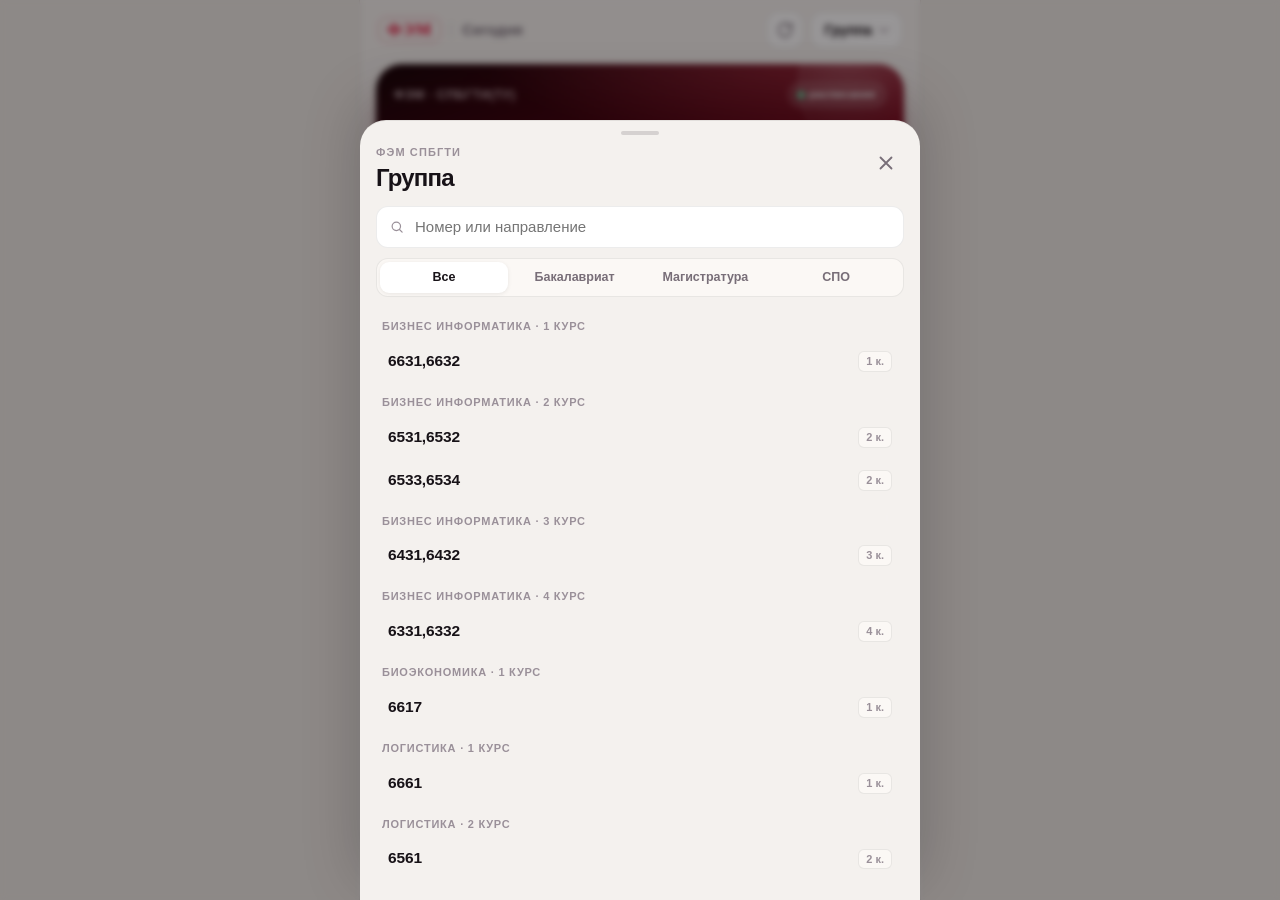
<file: index.html>
<!DOCTYPE html>
<html lang="ru" data-theme="auto">
<head>
<meta charset="utf-8">
<meta name="viewport" content="width=device-width, initial-scale=1, viewport-fit=cover, maximum-scale=1, user-scalable=no">
<meta name="theme-color" content="#1C0408">
<title>ФЭМ · Расписание</title>
<link rel="icon" href="assets/icon-192.png">
<link rel="apple-touch-icon" href="assets/icon-192.png">
<link rel="stylesheet" href="assets/styles.css">
<script src="https://telegram.org/js/telegram-web-app.js"></script>
</head>
<body>

<svg width="0" height="0" style="position:absolute" aria-hidden="true">
  <defs>
    <symbol id="i-today" viewBox="0 0 24 24"><path d="M12 3.2a8.8 8.8 0 1 0 0 17.6 8.8 8.8 0 0 0 0-17.6Z" fill="none" stroke="currentColor" stroke-width="1.7"/><path d="M12 7.6v4.8l3.2 2" fill="none" stroke="currentColor" stroke-width="1.7" stroke-linecap="round"/></symbol>
    <symbol id="i-week" viewBox="0 0 24 24"><rect x="3.2" y="5" width="17.6" height="15" rx="4" fill="none" stroke="currentColor" stroke-width="1.7"/><path d="M3.5 9.6h17M8 3.4v3.2M16 3.4v3.2" fill="none" stroke="currentColor" stroke-width="1.7" stroke-linecap="round"/><circle cx="8.2" cy="13.2" r="1.15" fill="currentColor"/><circle cx="12" cy="13.2" r="1.15" fill="currentColor"/><circle cx="15.8" cy="13.2" r="1.15" fill="currentColor"/><circle cx="8.2" cy="16.6" r="1.15" fill="currentColor"/><circle cx="12" cy="16.6" r="1.15" fill="currentColor"/></symbol>
    <symbol id="i-all" viewBox="0 0 24 24"><rect x="3.2" y="4.6" width="7.2" height="7.2" rx="2.4" fill="none" stroke="currentColor" stroke-width="1.7"/><rect x="13.6" y="4.6" width="7.2" height="7.2" rx="2.4" fill="none" stroke="currentColor" stroke-width="1.7"/><rect x="3.2" y="15" width="7.2" height="5.4" rx="2.2" fill="none" stroke="currentColor" stroke-width="1.7"/><rect x="13.6" y="15" width="7.2" height="5.4" rx="2.2" fill="none" stroke="currentColor" stroke-width="1.7"/></symbol>
    <symbol id="i-more" viewBox="0 0 24 24"><circle cx="5.4" cy="12" r="1.8" fill="currentColor"/><circle cx="12" cy="12" r="1.8" fill="currentColor"/><circle cx="18.6" cy="12" r="1.8" fill="currentColor"/></symbol>
    <symbol id="i-pin" viewBox="0 0 24 24"><path d="M12 21s6.2-5.4 6.2-10.2A6.2 6.2 0 0 0 5.8 10.8C5.8 15.6 12 21 12 21Z" fill="none" stroke="currentColor" stroke-width="1.7" stroke-linejoin="round"/><circle cx="12" cy="10.6" r="2.2" fill="none" stroke="currentColor" stroke-width="1.7"/></symbol>
    <symbol id="i-clock" viewBox="0 0 24 24"><circle cx="12" cy="12" r="8.4" fill="none" stroke="currentColor" stroke-width="1.7"/><path d="M12 7.4v4.9l3.1 1.9" fill="none" stroke="currentColor" stroke-width="1.7" stroke-linecap="round"/></symbol>
    <symbol id="i-person" viewBox="0 0 24 24"><circle cx="12" cy="8.4" r="3.4" fill="none" stroke="currentColor" stroke-width="1.7"/><path d="M5.2 20c.6-3.6 3.3-5.6 6.8-5.6s6.2 2 6.8 5.6" fill="none" stroke="currentColor" stroke-width="1.7" stroke-linecap="round"/></symbol>
    <symbol id="i-search" viewBox="0 0 24 24"><circle cx="11" cy="11" r="6.3" fill="none" stroke="currentColor" stroke-width="1.8"/><path d="m15.7 15.7 4 4" stroke="currentColor" stroke-width="1.8" stroke-linecap="round"/></symbol>
    <symbol id="i-check" viewBox="0 0 24 24"><path d="m5.5 12.4 4.2 4.2 8.8-9" fill="none" stroke="currentColor" stroke-width="2.1" stroke-linecap="round" stroke-linejoin="round"/></symbol>
    <symbol id="i-chevron" viewBox="0 0 24 24"><path d="m9 5.5 6.4 6.5L9 18.5" fill="none" stroke="currentColor" stroke-width="1.9" stroke-linecap="round" stroke-linejoin="round"/></symbol>
    <symbol id="i-refresh" viewBox="0 0 24 24"><path d="M19.2 12a7.2 7.2 0 1 1-2.1-5.1" fill="none" stroke="currentColor" stroke-width="1.8" stroke-linecap="round"/><path d="M19.4 4.6v4.7h-4.7" fill="none" stroke="currentColor" stroke-width="1.8" stroke-linecap="round" stroke-linejoin="round"/></symbol>
    <symbol id="i-bell" viewBox="0 0 24 24"><path d="M6.6 10.2a5.4 5.4 0 0 1 10.8 0c0 4.2 1.7 5.4 1.7 5.4H4.9s1.7-1.2 1.7-5.4Z" fill="none" stroke="currentColor" stroke-width="1.7" stroke-linejoin="round"/><path d="M10 18.6a2.1 2.1 0 0 0 4 0" fill="none" stroke="currentColor" stroke-width="1.7" stroke-linecap="round"/></symbol>
    <symbol id="i-close" viewBox="0 0 24 24"><path d="m6 6 12 12M18 6 6 18" fill="none" stroke="currentColor" stroke-width="2" stroke-linecap="round"/></symbol>
    <symbol id="i-sun" viewBox="0 0 24 24"><circle cx="12" cy="12" r="4.2" fill="none" stroke="currentColor" stroke-width="1.7"/><path d="M12 2.6v2M12 19.4v2M2.6 12h2M19.4 12h2M5.4 5.4l1.4 1.4M17.2 17.2l1.4 1.4M18.6 5.4l-1.4 1.4M6.8 17.2l-1.4 1.4" stroke="currentColor" stroke-width="1.7" stroke-linecap="round"/></symbol>
    <symbol id="i-moon" viewBox="0 0 24 24"><path d="M20 14.4A8.2 8.2 0 0 1 9.6 4 8.4 8.4 0 1 0 20 14.4Z" fill="none" stroke="currentColor" stroke-width="1.7" stroke-linejoin="round"/></symbol>
    <symbol id="i-auto" viewBox="0 0 24 24"><circle cx="12" cy="12" r="8.4" fill="none" stroke="currentColor" stroke-width="1.7"/><path d="M12 3.6v16.8a8.4 8.4 0 0 0 0-16.8Z" fill="currentColor"/></symbol>
    <symbol id="i-telegram" viewBox="0 0 24 24"><path d="M21.2 4.4 2.9 11.5c-.9.3-.9 1.5.1 1.7l4.6 1.2 1.7 5.2c.2.7 1.1.8 1.5.2l2.5-3.3 4.6 3.4c.6.4 1.4.1 1.6-.6l3-12.6c.2-.9-.7-1.6-1.3-1.3Z" fill="currentColor"/></symbol>
  </defs>
</svg>

<div class="app" id="app">

  <header class="topbar" id="topbar">
    <div class="brand">
      <span class="brand-mark">ФЭМ</span>
      <span class="brand-sep"></span>
      <span class="brand-title" id="screenTitle">Сегодня</span>
    </div>
    <div class="topbar-actions">
      <button class="icon-btn" id="refreshBtn" aria-label="Обновить">
        <svg class="ic"><use href="#i-refresh"/></svg>
      </button>
      <button class="group-chip" id="groupChip">
        <span id="groupChipText">Группа</span>
        <svg class="ic ic-sm"><use href="#i-chevron"/></svg>
      </button>
    </div>
  </header>

  <main id="main">

    <!-- ЭКРАН: СЕГОДНЯ -->
    <section class="screen" id="screen-today" data-screen="today">
      <div id="todayBody"></div>
    </section>

    <!-- ЭКРАН: НЕДЕЛЯ -->
    <section class="screen" id="screen-week" data-screen="week" hidden>
      <div class="week-nav">
        <button class="icon-btn ghost" id="weekPrev" aria-label="Предыдущая неделя"><svg class="ic" style="transform:rotate(180deg)"><use href="#i-chevron"/></svg></button>
        <div class="week-title" id="weekTitle">—</div>
        <button class="icon-btn ghost" id="weekNext" aria-label="Следующая неделя"><svg class="ic"><use href="#i-chevron"/></svg></button>
      </div>
      <div class="day-strip" id="dayStrip"></div>
      <div id="weekBody"></div>
    </section>

    <!-- ЭКРАН: ВСЁ -->
    <section class="screen" id="screen-all" data-screen="all" hidden>
      <div class="cal-head">
        <button class="icon-btn ghost" id="calPrev" aria-label="Предыдущий месяц"><svg class="ic" style="transform:rotate(180deg)"><use href="#i-chevron"/></svg></button>
        <div class="cal-title" id="calTitle">—</div>
        <button class="icon-btn ghost" id="calNext" aria-label="Следующий месяц"><svg class="ic"><use href="#i-chevron"/></svg></button>
      </div>
      <div class="calendar card" id="calendar"></div>
      <div id="calBody"></div>
    </section>

    <!-- ЭКРАН: ЕЩЁ -->
    <section class="screen" id="screen-more" data-screen="more" hidden>
      <div id="moreBody"></div>
    </section>

  </main>

  <nav class="tabbar">
    <button class="tab" data-tab="today">
      <svg class="ic"><use href="#i-today"/></svg>
      <span>Сегодня</span>
    </button>
    <button class="tab" data-tab="week">
      <svg class="ic"><use href="#i-week"/></svg>
      <span>Неделя</span>
    </button>
    <button class="tab" data-tab="all">
      <svg class="ic"><use href="#i-all"/></svg>
      <span>Всё</span>
    </button>
    <button class="tab" data-tab="more">
      <svg class="ic"><use href="#i-more"/></svg>
      <span>Ещё</span>
    </button>
  </nav>

  <!-- ШТОРКА: ВЫБОР ГРУППЫ -->
  <div class="sheet" id="picker" hidden>
    <div class="sheet-panel">
      <div class="sheet-head">
        <div>
          <div class="eyebrow">ФЭМ СПбГТИ</div>
          <h2>Группа</h2>
        </div>
        <button class="icon-btn ghost" id="pickerClose" aria-label="Закрыть"><svg class="ic"><use href="#i-close"/></svg></button>
      </div>
      <div class="search">
        <svg class="ic ic-sm"><use href="#i-search"/></svg>
        <input id="groupSearch" type="search" placeholder="Номер или направление" autocomplete="off" spellcheck="false">
      </div>
      <div class="segmented" id="programTabs"></div>
      <div class="group-list" id="groupList"></div>
    </div>
  </div>

  <div class="toast" id="toast" hidden></div>
</div>

<script src="assets/config.js"></script>
<script src="assets/app.js"></script>
</body>
</html>
</file>
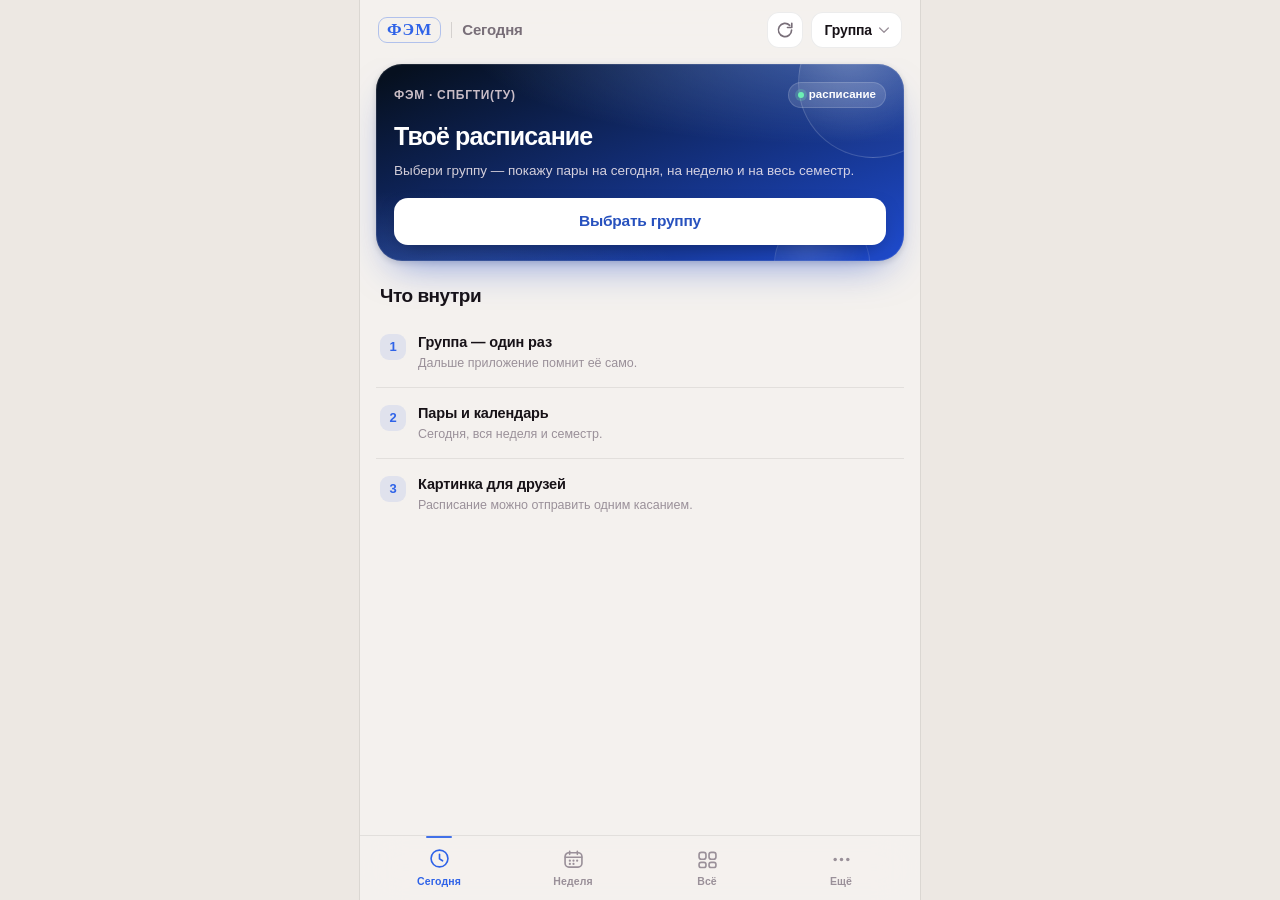
<file: docs/index.html>
<!DOCTYPE html>
<html lang="ru" data-theme="light">
<head>
<meta charset="utf-8">
<meta name="viewport" content="width=device-width, initial-scale=1, viewport-fit=cover, maximum-scale=1, user-scalable=no">
<meta name="theme-color" content="#06101F">
<title>ФЭМ · Расписание</title>
<link rel="icon" href="assets/icon-192.png">
<link rel="apple-touch-icon" href="assets/icon-192.png">
<link rel="stylesheet" href="assets/styles.css">
<script src="https://telegram.org/js/telegram-web-app.js"></script>
</head>
<body>

<div class="splash" id="splash" aria-hidden="true">
  <div class="splash-ring"></div>
  <div class="splash-ring r2"></div>
  <div class="splash-dot" style="left:24%;top:32%;animation-delay:-.4s"></div>
  <div class="splash-dot" style="left:74%;top:26%;animation-delay:-1.1s"></div>
  <div class="splash-dot" style="left:66%;top:72%;animation-delay:-1.8s"></div>
  <div class="splash-dot" style="left:30%;top:70%;animation-delay:-2.3s"></div>
  <div class="splash-inner">
    <div class="splash-badge"><span>ФЭМ</span><i class="sheen"></i></div>
    <div class="splash-word">Расписание</div>
    <div class="splash-line"><i></i></div>
    <div class="splash-sub">СПбГТИ · Технологический институт</div>
  </div>
</div>

<svg width="0" height="0" style="position:absolute" aria-hidden="true">
  <defs>
    <symbol id="i-today" viewBox="0 0 24 24"><path d="M12 3.2a8.8 8.8 0 1 0 0 17.6 8.8 8.8 0 0 0 0-17.6Z" fill="none" stroke="currentColor" stroke-width="1.7"/><path d="M12 7.6v4.8l3.2 2" fill="none" stroke="currentColor" stroke-width="1.7" stroke-linecap="round"/></symbol>
    <symbol id="i-week" viewBox="0 0 24 24"><rect x="3.2" y="5" width="17.6" height="15" rx="4" fill="none" stroke="currentColor" stroke-width="1.7"/><path d="M3.5 9.6h17M8 3.4v3.2M16 3.4v3.2" fill="none" stroke="currentColor" stroke-width="1.7" stroke-linecap="round"/><circle cx="8.2" cy="13.2" r="1.15" fill="currentColor"/><circle cx="12" cy="13.2" r="1.15" fill="currentColor"/><circle cx="15.8" cy="13.2" r="1.15" fill="currentColor"/><circle cx="8.2" cy="16.6" r="1.15" fill="currentColor"/><circle cx="12" cy="16.6" r="1.15" fill="currentColor"/></symbol>
    <symbol id="i-all" viewBox="0 0 24 24"><rect x="3.2" y="4.6" width="7.2" height="7.2" rx="2.4" fill="none" stroke="currentColor" stroke-width="1.7"/><rect x="13.6" y="4.6" width="7.2" height="7.2" rx="2.4" fill="none" stroke="currentColor" stroke-width="1.7"/><rect x="3.2" y="15" width="7.2" height="5.4" rx="2.2" fill="none" stroke="currentColor" stroke-width="1.7"/><rect x="13.6" y="15" width="7.2" height="5.4" rx="2.2" fill="none" stroke="currentColor" stroke-width="1.7"/></symbol>
    <symbol id="i-more" viewBox="0 0 24 24"><circle cx="5.4" cy="12" r="1.8" fill="currentColor"/><circle cx="12" cy="12" r="1.8" fill="currentColor"/><circle cx="18.6" cy="12" r="1.8" fill="currentColor"/></symbol>
    <symbol id="i-pin" viewBox="0 0 24 24"><path d="M12 21s6.2-5.4 6.2-10.2A6.2 6.2 0 0 0 5.8 10.8C5.8 15.6 12 21 12 21Z" fill="none" stroke="currentColor" stroke-width="1.7" stroke-linejoin="round"/><circle cx="12" cy="10.6" r="2.2" fill="none" stroke="currentColor" stroke-width="1.7"/></symbol>
    <symbol id="i-clock" viewBox="0 0 24 24"><circle cx="12" cy="12" r="8.4" fill="none" stroke="currentColor" stroke-width="1.7"/><path d="M12 7.4v4.9l3.1 1.9" fill="none" stroke="currentColor" stroke-width="1.7" stroke-linecap="round"/></symbol>
    <symbol id="i-person" viewBox="0 0 24 24"><circle cx="12" cy="8.4" r="3.4" fill="none" stroke="currentColor" stroke-width="1.7"/><path d="M5.2 20c.6-3.6 3.3-5.6 6.8-5.6s6.2 2 6.8 5.6" fill="none" stroke="currentColor" stroke-width="1.7" stroke-linecap="round"/></symbol>
    <symbol id="i-search" viewBox="0 0 24 24"><circle cx="11" cy="11" r="6.3" fill="none" stroke="currentColor" stroke-width="1.8"/><path d="m15.7 15.7 4 4" stroke="currentColor" stroke-width="1.8" stroke-linecap="round"/></symbol>
    <symbol id="i-check" viewBox="0 0 24 24"><path d="m5.5 12.4 4.2 4.2 8.8-9" fill="none" stroke="currentColor" stroke-width="2.1" stroke-linecap="round" stroke-linejoin="round"/></symbol>
    <symbol id="i-chevron" viewBox="0 0 24 24"><path d="m9 5.5 6.4 6.5L9 18.5" fill="none" stroke="currentColor" stroke-width="1.9" stroke-linecap="round" stroke-linejoin="round"/></symbol>
    <symbol id="i-refresh" viewBox="0 0 24 24"><path d="M19.2 12a7.2 7.2 0 1 1-2.1-5.1" fill="none" stroke="currentColor" stroke-width="1.8" stroke-linecap="round"/><path d="M19.4 4.6v4.7h-4.7" fill="none" stroke="currentColor" stroke-width="1.8" stroke-linecap="round" stroke-linejoin="round"/></symbol>
    <symbol id="i-bell" viewBox="0 0 24 24"><path d="M6.6 10.2a5.4 5.4 0 0 1 10.8 0c0 4.2 1.7 5.4 1.7 5.4H4.9s1.7-1.2 1.7-5.4Z" fill="none" stroke="currentColor" stroke-width="1.7" stroke-linejoin="round"/><path d="M10 18.6a2.1 2.1 0 0 0 4 0" fill="none" stroke="currentColor" stroke-width="1.7" stroke-linecap="round"/></symbol>
    <symbol id="i-close" viewBox="0 0 24 24"><path d="m6 6 12 12M18 6 6 18" fill="none" stroke="currentColor" stroke-width="2" stroke-linecap="round"/></symbol>
    <symbol id="i-sun" viewBox="0 0 24 24"><circle cx="12" cy="12" r="4.2" fill="none" stroke="currentColor" stroke-width="1.7"/><path d="M12 2.6v2M12 19.4v2M2.6 12h2M19.4 12h2M5.4 5.4l1.4 1.4M17.2 17.2l1.4 1.4M18.6 5.4l-1.4 1.4M6.8 17.2l-1.4 1.4" stroke="currentColor" stroke-width="1.7" stroke-linecap="round"/></symbol>
    <symbol id="i-moon" viewBox="0 0 24 24"><path d="M20 14.4A8.2 8.2 0 0 1 9.6 4 8.4 8.4 0 1 0 20 14.4Z" fill="none" stroke="currentColor" stroke-width="1.7" stroke-linejoin="round"/></symbol>
    <symbol id="i-auto" viewBox="0 0 24 24"><circle cx="12" cy="12" r="8.4" fill="none" stroke="currentColor" stroke-width="1.7"/><path d="M12 3.6v16.8a8.4 8.4 0 0 0 0-16.8Z" fill="currentColor"/></symbol>
    <symbol id="i-share" viewBox="0 0 24 24"><path d="M12 15.5v-11m0 0L8.4 8.1M12 4.5l3.6 3.6" fill="none" stroke="currentColor" stroke-width="1.8" stroke-linecap="round" stroke-linejoin="round"/><path d="M5.6 12.6v5.1c0 1 .8 1.8 1.8 1.8h9.2c1 0 1.8-.8 1.8-1.8v-5.1" fill="none" stroke="currentColor" stroke-width="1.8" stroke-linecap="round"/></symbol>
    <symbol id="i-telegram" viewBox="0 0 24 24"><path d="M21.2 4.4 2.9 11.5c-.9.3-.9 1.5.1 1.7l4.6 1.2 1.7 5.2c.2.7 1.1.8 1.5.2l2.5-3.3 4.6 3.4c.6.4 1.4.1 1.6-.6l3-12.6c.2-.9-.7-1.6-1.3-1.3Z" fill="currentColor"/></symbol>
  </defs>
</svg>

<div class="app" id="app">

  <header class="topbar" id="topbar">
    <div class="brand">
      <span class="brand-mark">ФЭМ</span>
      <span class="brand-sep"></span>
      <span class="brand-title" id="screenTitle">Сегодня</span>
    </div>
    <div class="topbar-actions">
      <button class="icon-btn" id="refreshBtn" aria-label="Обновить">
        <svg class="ic"><use href="#i-refresh"/></svg>
      </button>
      <button class="group-chip" id="groupChip">
        <span id="groupChipText">Группа</span>
        <svg class="ic ic-sm"><use href="#i-chevron"/></svg>
      </button>
    </div>
  </header>

  <main id="main">

    <!-- ЭКРАН: СЕГОДНЯ -->
    <section class="screen" id="screen-today" data-screen="today">
      <div id="todayBody"></div>
    </section>

    <!-- ЭКРАН: НЕДЕЛЯ -->
    <section class="screen" id="screen-week" data-screen="week" hidden>
      <div class="week-nav">
        <button class="icon-btn ghost" id="weekPrev" aria-label="Предыдущая неделя"><svg class="ic" style="transform:rotate(180deg)"><use href="#i-chevron"/></svg></button>
        <div class="week-title" id="weekTitle">—</div>
        <button class="icon-btn ghost" id="weekNext" aria-label="Следующая неделя"><svg class="ic"><use href="#i-chevron"/></svg></button>
      </div>
      <div class="day-strip" id="dayStrip"></div>
      <div id="weekBody"></div>
    </section>

    <!-- ЭКРАН: ВСЁ -->
    <section class="screen" id="screen-all" data-screen="all" hidden>
      <div class="cal-head">
        <button class="icon-btn ghost" id="calPrev" aria-label="Предыдущий месяц"><svg class="ic" style="transform:rotate(180deg)"><use href="#i-chevron"/></svg></button>
        <div class="cal-title" id="calTitle">—</div>
        <button class="icon-btn ghost" id="calNext" aria-label="Следующий месяц"><svg class="ic"><use href="#i-chevron"/></svg></button>
      </div>
      <div class="calendar card" id="calendar"></div>
      <div id="calBody"></div>
    </section>

    <!-- ЭКРАН: ЕЩЁ -->
    <section class="screen" id="screen-more" data-screen="more" hidden>
      <div id="moreBody"></div>
    </section>

  </main>

  <nav class="tabbar">
    <button class="tab" data-tab="today">
      <svg class="ic"><use href="#i-today"/></svg>
      <span>Сегодня</span>
    </button>
    <button class="tab" data-tab="week">
      <svg class="ic"><use href="#i-week"/></svg>
      <span>Неделя</span>
    </button>
    <button class="tab" data-tab="all">
      <svg class="ic"><use href="#i-all"/></svg>
      <span>Всё</span>
    </button>
    <button class="tab" data-tab="more">
      <svg class="ic"><use href="#i-more"/></svg>
      <span>Ещё</span>
    </button>
  </nav>

  <!-- ШТОРКА: ВЫБОР ГРУППЫ -->
  <div class="sheet" id="picker" hidden>
    <div class="sheet-panel">
      <div class="sheet-head">
        <div>
          <div class="eyebrow">ФЭМ СПбГТИ</div>
          <h2>Группа</h2>
        </div>
        <button class="icon-btn ghost" id="pickerClose" aria-label="Закрыть"><svg class="ic"><use href="#i-close"/></svg></button>
      </div>
      <div class="search">
        <svg class="ic ic-sm"><use href="#i-search"/></svg>
        <input id="groupSearch" type="search" placeholder="Номер или направление" autocomplete="off" spellcheck="false">
      </div>
      <div class="segmented" id="programTabs"></div>
      <div class="group-list" id="groupList"></div>
    </div>
  </div>

  <div class="share-sheet" id="shareSheet" hidden>
    <div class="share-panel">
      <div class="share-panel-head">
        <div>
          <div class="eyebrow" id="shareEyebrow">Расписание</div>
          <h2>Поделиться</h2>
        </div>
        <button class="icon-btn ghost" id="shareClose" aria-label="Закрыть"><svg class="ic"><use href="#i-close"/></svg></button>
      </div>
      <div class="share-preview"><img id="shareImage" alt="Расписание"></div>
      <div class="share-actions">
        <button class="share-primary" id="shareSend">
          <svg class="ic ic-sm"><use href="#i-telegram"/></svg>
          Отправить в чат
        </button>
        <a class="share-secondary" id="shareDownload" download="schedule.png">
          <svg class="ic ic-sm"><use href="#i-share"/></svg>
          Скачать
        </a>
      </div>
      <p class="share-hint">Картинку можно переслать в любой чат — в ней всё расписание.</p>
    </div>
  </div>

  <div class="toast" id="toast" hidden></div>
</div>

<script src="assets/config.js"></script>
<script src="assets/qr.js"></script>
<script src="assets/app.js"></script>
</body>
</html>
</file>
<file: assets/styles.css>
/* ============================================================
   ФЭМ · Расписание — Telegram Mini App
   Светлая/тёмная тема, фирменный бордовый градиент.
   ============================================================ */

:root {
  --accent: #E4002B;
  --accent-2: #FF6B7F;
  --hero-a: #1C0408;
  --hero-b: #B3001F;

  --bg: #F4F1EE;
  --bg-2: #EDE8E3;
  --card: #FFFFFF;
  --card-2: #FBF8F5;
  --text: #171217;
  --muted: #786E78;
  --muted-2: #9A9099;
  --hair: rgba(23, 18, 23, .08);
  --hair-strong: rgba(23, 18, 23, .14);
  --shadow: 0 10px 30px rgba(52, 28, 20, .07), 0 1px 2px rgba(52, 28, 20, .05);

  --green: #1F9D6B;
  --blue: #2F63E8;
  --violet: #7457F5;
  --gold: #C08A2A;

  --r-xl: 26px;
  --r-lg: 22px;
  --r-md: 16px;
  --r-sm: 12px;

  --safe-top: env(safe-area-inset-top, 0px);
  --safe-bot: env(safe-area-inset-bottom, 0px);
  --tab-h: 62px;

  --font: -apple-system, BlinkMacSystemFont, "SF Pro Text", "Segoe UI", Roboto, "Helvetica Neue", Arial, sans-serif;
}

[data-theme="dark"] {
  --bg: #0A090C;
  --bg-2: #121017;
  --card: #17141C;
  --card-2: #1D1922;
  --text: #F6F1F2;
  --muted: #A79DA6;
  --muted-2: #7C737D;
  --hair: rgba(255, 255, 255, .08);
  --hair-strong: rgba(255, 255, 255, .14);
  --shadow: 0 12px 34px rgba(0, 0, 0, .45), 0 1px 2px rgba(0, 0, 0, .3);
  --green: #41C98D;
  --blue: #6C93FF;
  --violet: #A18CFF;
  --gold: #E7B45C;
}

@media (prefers-color-scheme: dark) {
  [data-theme="auto"] {
    --bg: #0A090C;
    --bg-2: #121017;
    --card: #17141C;
    --card-2: #1D1922;
    --text: #F6F1F2;
    --muted: #A79DA6;
    --muted-2: #7C737D;
    --hair: rgba(255, 255, 255, .08);
    --hair-strong: rgba(255, 255, 255, .14);
    --shadow: 0 12px 34px rgba(0, 0, 0, .45), 0 1px 2px rgba(0, 0, 0, .3);
    --green: #41C98D;
    --blue: #6C93FF;
    --violet: #A18CFF;
    --gold: #E7B45C;
  }
}

* { box-sizing: border-box; -webkit-tap-highlight-color: transparent; }

html, body {
  margin: 0;
  padding: 0;
  height: 100%;
  background: var(--bg);
}

body {
  font-family: var(--font);
  color: var(--text);
  font-size: 16px;
  line-height: 1.35;
  -webkit-font-smoothing: antialiased;
  overscroll-behavior-y: none;
  user-select: none;
}

button { font: inherit; color: inherit; background: none; border: 0; padding: 0; cursor: pointer; }
input { font: inherit; color: inherit; }

.ic { width: 22px; height: 22px; display: block; flex: none; }
.ic-sm { width: 16px; height: 16px; }

.app {
  max-width: 560px;
  margin: 0 auto;
  min-height: 100%;
  position: relative;
  background: var(--bg);
  overflow-x: clip;
}

/* ---------- Верхняя панель ---------- */

.topbar {
  position: sticky;
  top: 0;
  z-index: 30;
  display: flex;
  align-items: center;
  justify-content: space-between;
  gap: 10px;
  padding: calc(var(--safe-top) + 12px) 18px 10px;
  background: color-mix(in srgb, var(--bg) 86%, transparent);
  backdrop-filter: saturate(180%) blur(18px);
  -webkit-backdrop-filter: saturate(180%) blur(18px);
  transition: background .25s ease;
}

.topbar.over-hero {
  background: transparent;
  color: #fff;
  backdrop-filter: none;
  -webkit-backdrop-filter: none;
}

.brand { display: flex; align-items: center; gap: 10px; min-width: 0; }

.brand-mark {
  font-family: "New York", "Iowan Old Style", "Palatino", Georgia, serif;
  font-weight: 700;
  font-size: 17px;
  letter-spacing: .06em;
  color: var(--accent);
  padding: 3px 8px 4px;
  border: 1px solid color-mix(in srgb, var(--accent) 34%, transparent);
  border-radius: 9px;
  line-height: 1;
}

.topbar.over-hero .brand-mark {
  color: #FFE3E7;
  border-color: rgba(255, 227, 231, .34);
}

.brand-sep { width: 1px; height: 16px; background: var(--hair-strong); }
.topbar.over-hero .brand-sep { background: rgba(255, 255, 255, .22); }

.brand-title {
  font-size: 15px;
  font-weight: 600;
  letter-spacing: -.01em;
  color: var(--muted);
  white-space: nowrap;
  overflow: hidden;
  text-overflow: ellipsis;
}
.topbar.over-hero .brand-title { color: rgba(255, 241, 243, .72); }

.topbar-actions { display: flex; align-items: center; gap: 8px; }

.icon-btn {
  width: 36px; height: 36px;
  display: grid; place-items: center;
  border-radius: 12px;
  background: var(--card);
  border: 1px solid var(--hair);
  color: var(--muted);
  transition: transform .12s ease, background .2s ease;
}
.icon-btn:active { transform: scale(.92); }
.icon-btn.ghost { background: transparent; border-color: transparent; }

.topbar.over-hero .icon-btn {
  background: rgba(255, 255, 255, .12);
  border-color: rgba(255, 255, 255, .16);
  color: #fff;
}

.group-chip {
  display: inline-flex;
  align-items: center;
  gap: 4px;
  height: 36px;
  padding: 0 9px 0 13px;
  border-radius: 12px;
  background: var(--card);
  border: 1px solid var(--hair);
  font-weight: 650;
  font-size: 14px;
  letter-spacing: -.01em;
  transition: transform .12s ease;
}
.group-chip:active { transform: scale(.95); }
.group-chip .ic { color: var(--muted-2); transform: rotate(90deg); }

.topbar.over-hero .group-chip {
  background: rgba(255, 255, 255, .12);
  border-color: rgba(255, 255, 255, .18);
  color: #fff;
}
.topbar.over-hero .group-chip .ic { color: rgba(255, 255, 255, .6); }

/* ---------- Контент ---------- */

main {
  padding: 4px 16px calc(var(--tab-h) + var(--safe-bot) + 28px);
}

.screen { animation: screen-in .26s cubic-bezier(.2,.7,.3,1); }
@keyframes screen-in { from { opacity: 0; transform: translateY(6px); } to { opacity: 1; transform: none; } }

.card {
  background: var(--card);
  border-radius: var(--r-lg);
  border: 1px solid var(--hair);
  box-shadow: var(--shadow);
}

.eyebrow {
  font-size: 11px;
  font-weight: 700;
  letter-spacing: .1em;
  text-transform: uppercase;
  color: var(--muted-2);
}

.section-title {
  display: flex;
  align-items: baseline;
  justify-content: space-between;
  margin: 22px 4px 10px;
}
.section-title h2 {
  margin: 0;
  font-size: 19px;
  font-weight: 750;
  letter-spacing: -.025em;
}
.section-title span { font-size: 13px; color: var(--muted-2); font-variant-numeric: tabular-nums; }

/* ---------- HERO ---------- */

.hero {
  position: relative;
  border-radius: var(--r-xl);
  padding: 18px 18px 16px;
  color: #fff;
  overflow: hidden;
  background:
    radial-gradient(120% 90% at 85% -10%, rgba(255, 107, 127, .38) 0%, rgba(255, 107, 127, 0) 55%),
    radial-gradient(80% 70% at 8% 108%, rgba(255, 138, 110, .18) 0%, rgba(255, 138, 110, 0) 60%),
    linear-gradient(158deg, var(--hero-a) 4%, var(--hero-b) 96%);
  box-shadow: 0 18px 40px -18px color-mix(in srgb, var(--hero-b) 60%, transparent), 0 2px 6px rgba(0,0,0,.14);
  margin-top: 2px;
  isolation: isolate;
}

.hero::after {
  content: "";
  position: absolute;
  inset: 0;
  border-radius: inherit;
  border: 1px solid rgba(255, 255, 255, .1);
  pointer-events: none;
}

.bubble {
  position: absolute;
  border-radius: 50%;
  pointer-events: none;
  z-index: 0;
  animation: drift 14s ease-in-out infinite alternate;
}
.bubble.b1 {
  width: 150px; height: 150px; right: -44px; top: -56px;
  background: radial-gradient(circle at 34% 30%, rgba(255,255,255,.22), rgba(255,255,255,.02) 62%);
  border: 1px solid rgba(255,255,255,.16);
  filter: blur(.2px);
}
.bubble.b2 {
  width: 96px; height: 96px; right: 34px; bottom: -50px;
  background: radial-gradient(circle at 34% 30%, rgba(255,255,255,.13), rgba(255,255,255,0) 66%);
  border: 1px solid rgba(255,255,255,.12);
  animation-delay: -5s;
}
@keyframes drift {
  from { transform: translate3d(0, -5px, 0) scale(1); }
  to   { transform: translate3d(-7px, 7px, 0) scale(1.045); }
}

.hero-top {
  position: relative;
  display: flex;
  align-items: center;
  justify-content: space-between;
  gap: 8px;
  margin-bottom: 14px;
}
.hero-date {
  font-size: 12px;
  font-weight: 650;
  letter-spacing: .06em;
  text-transform: uppercase;
  color: rgba(255, 236, 239, .78);
}
.hero-state {
  display: inline-flex;
  align-items: center;
  gap: 5px;
  font-size: 11.5px;
  font-weight: 650;
  padding: 4px 9px;
  border-radius: 999px;
  background: rgba(255, 255, 255, .13);
  border: 1px solid rgba(255, 255, 255, .15);
  color: #fff;
  white-space: nowrap;
}
.hero-state .dot {
  width: 6px; height: 6px; border-radius: 50%;
  background: #6CF0B4;
  box-shadow: 0 0 0 3px rgba(108, 240, 180, .22);
}
.hero-state.is-next .dot { background: #FFD9A0; box-shadow: 0 0 0 3px rgba(255, 217, 160, .2); }
.hero-state.is-free .dot { background: rgba(255,255,255,.6); box-shadow: none; }

.hero-subject {
  position: relative;
  margin: 0 0 12px;
  font-size: 25px;
  line-height: 1.14;
  font-weight: 750;
  letter-spacing: -.035em;
  text-wrap: balance;
}
.hero-subject.small { font-size: 20px; }

.hero-meta {
  position: relative;
  display: flex;
  flex-wrap: wrap;
  gap: 6px 14px;
  font-size: 13.5px;
  color: rgba(255, 244, 246, .82);
  font-variant-numeric: tabular-nums;
}
.hero-meta b { color: #fff; font-weight: 650; }
.hero-meta .m { display: inline-flex; align-items: center; gap: 5px; }
.hero-meta .ic { width: 15px; height: 15px; opacity: .72; }

.hero-progress {
  position: relative;
  height: 5px;
  margin: 15px 0 8px;
  border-radius: 999px;
  background: rgba(255, 255, 255, .16);
  overflow: hidden;
}
.hero-progress i {
  display: block;
  height: 100%;
  border-radius: inherit;
  background: linear-gradient(90deg, #FFD08A, #FFF3E2);
  transition: width .6s cubic-bezier(.2,.7,.3,1);
}

.hero-foot {
  position: relative;
  display: flex;
  justify-content: space-between;
  align-items: center;
  font-size: 12px;
  color: rgba(255, 244, 246, .68);
  font-variant-numeric: tabular-nums;
}

.hero-empty {
  position: relative;
  padding: 6px 0 4px;
}
.hero-empty h1 {
  margin: 0 0 6px;
  font-size: 25px;
  letter-spacing: -.035em;
}
.hero-empty p {
  margin: 0;
  font-size: 14px;
  color: rgba(255, 244, 246, .74);
  max-width: 34ch;
}

/* ---------- Таймлайн «Сегодня» ---------- */

.day-list { margin-top: 4px; }

.lesson {
  position: relative;
  display: grid;
  grid-template-columns: 54px 1fr;
  gap: 12px;
  padding: 0;
}

.rail { position: relative; padding-top: 16px; }
.rail time {
  display: block;
  font-size: 13px;
  font-weight: 700;
  letter-spacing: -.01em;
  font-variant-numeric: tabular-nums;
  color: var(--text);
}
.rail em {
  display: block;
  font-style: normal;
  font-size: 11.5px;
  color: var(--muted-2);
  font-variant-numeric: tabular-nums;
  margin-top: 1px;
}
.rail::after {
  content: "";
  position: absolute;
  left: 50%;
  top: 46px;
  bottom: -14px;
  width: 2px;
  border-radius: 2px;
  background: var(--hair);
  transform: translateX(-50%);
}
.lesson:last-child .rail::after { display: none; }

.lesson-body {
  position: relative;
  margin-bottom: 10px;
  padding: 14px 14px 13px;
  border-radius: var(--r-md);
  background: var(--card);
  border: 1px solid var(--hair);
  box-shadow: 0 4px 16px rgba(52, 28, 20, .04);
  transition: transform .14s ease, opacity .2s ease;
}
[data-theme="dark"] .lesson-body { box-shadow: none; }
.lesson-body:active { transform: scale(.985); }

.lesson.now .lesson-body {
  border-color: color-mix(in srgb, var(--accent) 40%, transparent);
  box-shadow: 0 8px 26px -12px color-mix(in srgb, var(--accent) 46%, transparent);
}
.lesson.past .lesson-body { opacity: .52; }

.lesson-subject {
  font-size: 16.5px;
  font-weight: 700;
  letter-spacing: -.02em;
  line-height: 1.25;
  margin: 0 26px 7px 0;
}
.lesson-meta {
  display: flex;
  flex-wrap: wrap;
  align-items: center;
  gap: 6px 10px;
  font-size: 12.5px;
  color: var(--muted);
}
.lesson-meta .m { display: inline-flex; align-items: center; gap: 4px; }
.lesson-meta .ic { width: 14px; height: 14px; opacity: .65; }

.badge {
  display: inline-flex;
  align-items: center;
  height: 20px;
  padding: 0 7px;
  border-radius: 7px;
  font-size: 10.5px;
  font-weight: 750;
  letter-spacing: .045em;
  text-transform: uppercase;
  background: color-mix(in srgb, var(--tint, var(--accent)) 12%, transparent);
  color: var(--tint, var(--accent));
}
.badge.lec { --tint: var(--blue); }
.badge.prac { --tint: var(--green); }
.badge.lab { --tint: var(--violet); }
.badge.exam { --tint: var(--gold); }
.badge.other { --tint: var(--muted); }

.lesson-flag {
  position: absolute;
  top: 13px;
  right: 12px;
  font-size: 10px;
  font-weight: 750;
  letter-spacing: .06em;
  text-transform: uppercase;
  color: var(--accent);
}

/* пустые состояния */
.empty {
  margin: 18px 0;
  padding: 30px 22px;
  text-align: center;
  border-radius: var(--r-lg);
  border: 1px dashed var(--hair-strong);
  color: var(--muted);
  background: color-mix(in srgb, var(--card) 55%, transparent);
}
.empty .big { font-size: 34px; line-height: 1; margin-bottom: 10px; }
.empty h3 { margin: 0 0 6px; font-size: 17px; color: var(--text); letter-spacing: -.02em; }
.empty p { margin: 0 auto; font-size: 13.5px; line-height: 1.45; max-width: 30ch; }
.empty button {
  margin-top: 14px;
  padding: 10px 16px;
  border-radius: 12px;
  background: var(--accent);
  color: #fff;
  font-weight: 650;
  font-size: 14px;
}

/* ---------- Неделя ---------- */

.week-nav {
  display: flex;
  align-items: center;
  justify-content: space-between;
  gap: 8px;
  margin: 2px 0 10px;
}
.week-title {
  font-size: 15px;
  font-weight: 700;
  letter-spacing: -.015em;
  font-variant-numeric: tabular-nums;
}

.day-strip {
  display: grid;
  grid-template-columns: repeat(7, 1fr);
  gap: 4px;
  padding: 6px;
  border-radius: 18px;
  background: var(--card);
  border: 1px solid var(--hair);
  margin-bottom: 16px;
}
.day-pill {
  display: flex;
  flex-direction: column;
  align-items: center;
  gap: 2px;
  padding: 7px 0 6px;
  border-radius: 12px;
  transition: background .18s ease, color .18s ease;
}
.day-pill .wd { font-size: 10px; font-weight: 700; letter-spacing: .04em; color: var(--muted-2); text-transform: uppercase; }
.day-pill .dn { font-size: 16px; font-weight: 700; letter-spacing: -.02em; font-variant-numeric: tabular-nums; }
.day-pill .dot { width: 4px; height: 4px; border-radius: 50%; background: var(--accent); opacity: .0; }
.day-pill.has .dot { opacity: .55; }
.day-pill.today { background: color-mix(in srgb, var(--accent) 10%, transparent); }
.day-pill.today .dn { color: var(--accent); }
.day-pill.today .dot { opacity: 1; }
.day-pill.sel { background: var(--accent); color: #fff; }
.day-pill.sel .wd, .day-pill.sel .dn { color: #fff; }
.day-pill.sel .dot { background: #fff; opacity: 1; }
.day-pill.off .dn { color: var(--muted-2); }

.week-day { margin-bottom: 14px; }
.week-day-head {
  display: flex;
  align-items: baseline;
  justify-content: space-between;
  padding: 0 4px 8px;
}
.week-day-head h3 {
  margin: 0;
  font-size: 15px;
  font-weight: 700;
  letter-spacing: -.02em;
}
.week-day-head h3 .num { color: var(--muted-2); font-weight: 600; }
.week-day-head .cnt { font-size: 12px; color: var(--muted-2); font-variant-numeric: tabular-nums; }
.week-day.today .week-day-head h3 { color: var(--accent); }

.compact {
  border-radius: var(--r-md);
  background: var(--card);
  border: 1px solid var(--hair);
  overflow: hidden;
}
.crow {
  display: grid;
  grid-template-columns: 48px 1fr auto;
  gap: 10px;
  align-items: center;
  padding: 11px 13px;
  border-bottom: 1px solid var(--hair);
}
.crow:last-child { border-bottom: 0; }
.crow .ct {
  font-size: 12px;
  font-weight: 700;
  font-variant-numeric: tabular-nums;
  color: var(--muted);
}
.crow .cs {
  font-size: 14.5px;
  font-weight: 600;
  letter-spacing: -.015em;
  line-height: 1.25;
}
.crow .cd {
  font-size: 11.5px;
  color: var(--muted-2);
  margin-top: 2px;
  font-variant-numeric: tabular-nums;
}
.crow .badge { align-self: start; margin-top: 1px; }

.day-free {
  padding: 15px 14px;
  border-radius: var(--r-md);
  background: color-mix(in srgb, var(--card) 60%, transparent);
  border: 1px dashed var(--hair-strong);
  color: var(--muted-2);
  font-size: 13.5px;
  text-align: center;
}

/* ---------- Календарь ---------- */

.cal-head {
  display: flex;
  align-items: center;
  justify-content: space-between;
  margin: 2px 0 10px;
}
.cal-title { font-size: 17px; font-weight: 750; letter-spacing: -.02em; text-transform: capitalize; }

.calendar { padding: 12px 10px 14px; margin-bottom: 16px; }
.cal-wd {
  display: grid;
  grid-template-columns: repeat(7, 1fr);
  margin-bottom: 2px;
}
.cal-wd span {
  text-align: center;
  font-size: 10.5px;
  font-weight: 700;
  letter-spacing: .06em;
  color: var(--muted-2);
  text-transform: uppercase;
  padding-bottom: 6px;
}
.cal-grid { display: grid; grid-template-columns: repeat(7, 1fr); gap: 2px; }
.cal-cell {
  position: relative;
  aspect-ratio: 1 / 1.06;
  display: flex;
  flex-direction: column;
  align-items: center;
  justify-content: center;
  gap: 3px;
  border-radius: 12px;
  transition: background .15s ease;
}
.cal-cell .n { font-size: 14.5px; font-weight: 600; font-variant-numeric: tabular-nums; }
.cal-cell .d { width: 4px; height: 4px; border-radius: 50%; background: var(--accent); opacity: 0; }
.cal-cell.has .d { opacity: .7; }
.cal-cell.has { background: color-mix(in srgb, var(--accent) 6%, transparent); }
.cal-cell.today .n { color: var(--accent); font-weight: 800; }
.cal-cell.today::after {
  content: "";
  position: absolute;
  inset: 3px;
  border-radius: 10px;
  border: 1.4px solid color-mix(in srgb, var(--accent) 52%, transparent);
}
.cal-cell.sel { background: var(--accent); }
.cal-cell.sel .n { color: #fff; font-weight: 800; }
.cal-cell.sel .d { background: #fff; opacity: 1; }
.cal-cell.blank { visibility: hidden; }

.cal-dayhead {
  display: flex;
  align-items: baseline;
  justify-content: space-between;
  margin: 0 4px 9px;
}
.cal-dayhead h3 { margin: 0; font-size: 16px; font-weight: 700; letter-spacing: -.02em; text-transform: capitalize; }
.cal-dayhead span { font-size: 12.5px; color: var(--muted-2); }

/* ---------- Ещё / настройки ---------- */

.profile {
  position: relative;
  overflow: hidden;
  border-radius: var(--r-xl);
  padding: 18px;
  color: #fff;
  background:
    radial-gradient(110% 120% at 90% -20%, rgba(255,107,127,.34), rgba(255,107,127,0) 60%),
    linear-gradient(150deg, var(--hero-a), var(--hero-b));
  box-shadow: 0 14px 34px -18px color-mix(in srgb, var(--hero-b) 70%, transparent);
}
.profile .eyebrow { color: rgba(255, 240, 243, .62); }
.profile h2 {
  margin: 4px 0 3px;
  font-size: 28px;
  font-weight: 800;
  letter-spacing: -.04em;
  font-variant-numeric: tabular-nums;
}
.profile p { margin: 0; font-size: 13.5px; color: rgba(255, 244, 246, .78); }
.profile .pstat {
  display: flex;
  gap: 18px;
  margin-top: 14px;
  padding-top: 13px;
  border-top: 1px solid rgba(255, 255, 255, .14);
}
.profile .pstat div { font-size: 12px; color: rgba(255, 244, 246, .6); }
.profile .pstat b { display: block; font-size: 17px; color: #fff; letter-spacing: -.02em; margin-bottom: 1px; }

.settings { margin-top: 16px; }
.set-group { margin-bottom: 18px; }
.set-group > h4 {
  margin: 0 6px 7px;
  font-size: 12px;
  font-weight: 700;
  letter-spacing: .06em;
  text-transform: uppercase;
  color: var(--muted-2);
}
.set-card {
  border-radius: var(--r-md);
  background: var(--card);
  border: 1px solid var(--hair);
  overflow: hidden;
}
.set-row {
  display: flex;
  align-items: center;
  gap: 12px;
  width: 100%;
  padding: 13px 14px;
  border-bottom: 1px solid var(--hair);
  text-align: left;
}
.set-row:last-child { border-bottom: 0; }
.set-row .si {
  width: 30px; height: 30px;
  border-radius: 9px;
  display: grid; place-items: center;
  background: color-mix(in srgb, var(--accent) 10%, transparent);
  color: var(--accent);
  flex: none;
}
.set-row .si .ic { width: 17px; height: 17px; }
.set-row .st { flex: 1; min-width: 0; }
.set-row .st b { display: block; font-size: 14.5px; font-weight: 600; letter-spacing: -.01em; }
.set-row .st small { display: block; font-size: 12px; color: var(--muted-2); margin-top: 1px; }
.set-row .sv { font-size: 13px; color: var(--muted-2); font-variant-numeric: tabular-nums; }
.set-row .ic-chev { color: var(--muted-2); width: 16px; height: 16px; }

.segmented {
  display: grid;
  grid-auto-flow: column;
  grid-auto-columns: 1fr;
  gap: 3px;
  padding: 3px;
  border-radius: 12px;
  background: var(--card-2);
  border: 1px solid var(--hair);
}
.segmented button {
  padding: 7px 4px;
  border-radius: 9px;
  font-size: 12.5px;
  font-weight: 650;
  color: var(--muted);
  transition: background .18s ease, color .18s ease;
}
.segmented button.on { background: var(--card); color: var(--text); box-shadow: 0 1px 4px rgba(0,0,0,.08); }

.palettes { display: flex; flex-wrap: wrap; gap: 10px; padding: 13px 14px; }
.pal {
  width: 30px; height: 30px;
  border-radius: 50%;
  position: relative;
  border: 2px solid transparent;
  background-clip: padding-box;
}
.pal::after {
  content: "";
  position: absolute;
  inset: -4px;
  border-radius: 50%;
  border: 1.6px solid transparent;
}
.pal.on::after { border-color: var(--text); opacity: .55; }
.pal svg { position: absolute; inset: 0; margin: auto; width: 15px; height: 15px; color: #fff; }

/* ---------- Нижняя навигация ---------- */

.tabbar {
  position: fixed;
  left: 50%;
  bottom: 0;
  transform: translateX(-50%);
  width: min(560px, 100%);
  z-index: 40;
  display: grid;
  grid-template-columns: repeat(4, 1fr);
  padding: 7px 12px calc(var(--safe-bot) + 7px);
  background: color-mix(in srgb, var(--bg) 82%, transparent);
  backdrop-filter: saturate(180%) blur(20px);
  -webkit-backdrop-filter: saturate(180%) blur(20px);
  border-top: 1px solid var(--hair);
}
.tab {
  display: flex;
  flex-direction: column;
  align-items: center;
  gap: 3px;
  padding: 5px 0;
  color: var(--muted-2);
  font-size: 10.5px;
  font-weight: 650;
  letter-spacing: .01em;
  transition: color .18s ease;
  position: relative;
}
.tab .ic { width: 23px; height: 23px; }
.tab.on { color: var(--accent); }
.tab.on::before {
  content: "";
  position: absolute;
  top: -7px;
  width: 26px;
  height: 2.5px;
  border-radius: 2px;
  background: var(--accent);
  opacity: .9;
}

/* ---------- Шторка выбора группы ---------- */

.sheet {
  position: fixed;
  inset: 0;
  z-index: 60;
  display: flex;
  align-items: flex-end;
  justify-content: center;
  background: rgba(10, 6, 8, .42);
  backdrop-filter: blur(3px);
  animation: fade .2s ease;
}
@keyframes fade { from { opacity: 0; } to { opacity: 1; } }
.sheet[hidden] { display: none; }

.sheet-panel {
  width: min(560px, 100%);
  height: min(88vh, 780px);
  background: var(--bg);
  border-radius: 26px 26px 0 0;
  border-top: 1px solid var(--hair);
  padding: 10px 16px calc(var(--safe-bot) + 10px);
  display: flex;
  flex-direction: column;
  animation: sheet-up .3s cubic-bezier(.2,.75,.25,1);
  box-shadow: 0 -20px 60px rgba(0,0,0,.2);
}
@keyframes sheet-up { from { transform: translateY(40px); opacity: .6; } to { transform: none; opacity: 1; } }

.sheet-panel::before {
  content: "";
  width: 38px; height: 4px;
  border-radius: 3px;
  background: var(--hair-strong);
  margin: 0 auto 10px;
}
.sheet-head { display: flex; align-items: flex-start; justify-content: space-between; margin-bottom: 12px; }
.sheet-head h2 { margin: 2px 0 0; font-size: 24px; font-weight: 800; letter-spacing: -.035em; }

.search {
  display: flex;
  align-items: center;
  gap: 8px;
  padding: 0 12px;
  height: 42px;
  border-radius: 12px;
  background: var(--card);
  border: 1px solid var(--hair);
  color: var(--muted-2);
  margin-bottom: 10px;
}
.search input {
  flex: 1;
  min-width: 0;
  border: 0;
  outline: 0;
  background: none;
  font-size: 15px;
  color: var(--text);
}

#programTabs { margin-bottom: 10px; }

.group-list {
  flex: 1;
  overflow-y: auto;
  -webkit-overflow-scrolling: touch;
  padding-bottom: 8px;
  overscroll-behavior: contain;
}
.g-spec {
  position: sticky;
  top: 0;
  z-index: 2;
  padding: 12px 6px 6px;
  font-size: 11px;
  font-weight: 750;
  letter-spacing: .07em;
  text-transform: uppercase;
  color: var(--muted-2);
  background: color-mix(in srgb, var(--bg) 88%, transparent);
  backdrop-filter: blur(8px);
}
.g-row {
  display: flex;
  align-items: center;
  gap: 10px;
  width: 100%;
  padding: 11px 12px;
  border-radius: 12px;
  text-align: left;
  transition: background .15s ease;
}
.g-row:active { background: var(--card-2); }
.g-row .gn { font-size: 15.5px; font-weight: 650; letter-spacing: -.01em; font-variant-numeric: tabular-nums; flex: 1; }
.g-row .gc {
  font-size: 11px;
  font-weight: 650;
  color: var(--muted-2);
  padding: 2px 7px;
  border-radius: 6px;
  background: var(--card-2);
  border: 1px solid var(--hair);
}
.g-row .gs { width: 20px; height: 20px; color: var(--accent); }
.g-row.on { background: color-mix(in srgb, var(--accent) 8%, transparent); }
.g-row.on .gn { color: var(--accent); }

/* ---------- Тост ---------- */

.toast {
  position: fixed;
  left: 50%;
  bottom: calc(var(--tab-h) + var(--safe-bot) + 18px);
  transform: translateX(-50%);
  z-index: 80;
  max-width: calc(100vw - 40px);
  padding: 10px 16px;
  border-radius: 12px;
  background: rgba(20, 14, 18, .92);
  color: #fff;
  font-size: 13.5px;
  font-weight: 550;
  box-shadow: 0 10px 30px rgba(0,0,0,.28);
  animation: toast-in .22s ease;
}
@keyframes toast-in { from { opacity: 0; transform: translate(-50%, 8px); } to { opacity: 1; transform: translate(-50%, 0); } }
.toast[hidden] { display: none; }

/* появление карточек */
.lesson-body, .crow, .week-day, .cal-dayhead { animation: rise .3s cubic-bezier(.2,.7,.3,1) both; }
@keyframes rise { from { opacity: 0; transform: translateY(5px); } to { opacity: 1; transform: none; } }

.skeleton {
  height: 96px;
  border-radius: var(--r-md);
  background: linear-gradient(100deg, var(--card) 30%, var(--card-2) 50%, var(--card) 70%);
  background-size: 220% 100%;
  animation: shine 1.3s linear infinite;
  margin-bottom: 10px;
}
@keyframes shine { from { background-position: 130% 0; } to { background-position: -90% 0; } }

@media (prefers-reduced-motion: reduce) {
  *, *::before, *::after { animation-duration: .01ms !important; transition-duration: .01ms !important; }
}

@media (min-width: 620px) {
  body { background: var(--bg-2); }
  .app { box-shadow: 0 0 0 1px var(--hair); min-height: 100vh; }
}

/* ---------- онбординг ---------- */

.hero-cta {
  position: relative;
  margin-top: 18px;
  width: 100%;
  padding: 13px 18px;
  border-radius: 14px;
  background: #fff;
  color: #9B001E;
  font-size: 15.5px;
  font-weight: 750;
  letter-spacing: -.015em;
  box-shadow: 0 8px 22px -10px rgba(0, 0, 0, .5);
  transition: transform .12s ease;
}
.hero-cta:active { transform: scale(.98); }

.onboard-list { display: grid; gap: 2px; }
.onboard-item {
  display: flex;
  gap: 12px;
  padding: 14px 4px;
  border-bottom: 1px solid var(--hair);
}
.onboard-item:last-child { border-bottom: 0; }
.onboard-item b {
  width: 26px; height: 26px;
  border-radius: 9px;
  display: grid; place-items: center;
  background: color-mix(in srgb, var(--accent) 10%, transparent);
  color: var(--accent);
  font-size: 13px;
  flex: none;
  margin-top: 1px;
}
.onboard-item strong { display: block; font-size: 14.5px; letter-spacing: -.01em; }
.onboard-item span { display: block; font-size: 12.5px; color: var(--muted-2); margin-top: 3px; line-height: 1.4; }
</file>
<file: docs/assets/styles.css>
/* ============================================================
   ФЭМ · Расписание — Telegram Mini App
   Светлая/тёмная тема, фирменный бордовый градиент.
   ============================================================ */

:root {
  --accent: #2F63E8;
  --accent-2: #7FA8FF;
  --hero-a: #06101F;
  --hero-b: #1E49C8;

  --bg: #F4F1EE;
  --bg-2: #EDE8E3;
  --card: #FFFFFF;
  --card-2: #FBF8F5;
  --text: #171217;
  --muted: #786E78;
  --muted-2: #9A9099;
  --hair: rgba(23, 18, 23, .08);
  --hair-strong: rgba(23, 18, 23, .14);
  --shadow: 0 10px 30px rgba(52, 28, 20, .07), 0 1px 2px rgba(52, 28, 20, .05);

  --green: #1F9D6B;
  --blue: #2F63E8;
  --violet: #7457F5;
  --gold: #C08A2A;

  --r-xl: 26px;
  --r-lg: 22px;
  --r-md: 16px;
  --r-sm: 12px;

  --safe-top: env(safe-area-inset-top, 0px);
  --safe-bot: env(safe-area-inset-bottom, 0px);
  --tab-h: 62px;

  --font: -apple-system, BlinkMacSystemFont, "SF Pro Text", "Segoe UI", Roboto, "Helvetica Neue", Arial, sans-serif;
}

[data-theme="dark"] {
  --bg: #0A090C;
  --bg-2: #121017;
  --card: #17141C;
  --card-2: #1D1922;
  --text: #F6F1F2;
  --muted: #A79DA6;
  --muted-2: #7C737D;
  --hair: rgba(255, 255, 255, .08);
  --hair-strong: rgba(255, 255, 255, .14);
  --shadow: 0 12px 34px rgba(0, 0, 0, .45), 0 1px 2px rgba(0, 0, 0, .3);
  --green: #41C98D;
  --blue: #6C93FF;
  --violet: #A18CFF;
  --gold: #E7B45C;
}

@media (prefers-color-scheme: dark) {
  [data-theme="auto"] {
    --bg: #0A090C;
    --bg-2: #121017;
    --card: #17141C;
    --card-2: #1D1922;
    --text: #F6F1F2;
    --muted: #A79DA6;
    --muted-2: #7C737D;
    --hair: rgba(255, 255, 255, .08);
    --hair-strong: rgba(255, 255, 255, .14);
    --shadow: 0 12px 34px rgba(0, 0, 0, .45), 0 1px 2px rgba(0, 0, 0, .3);
    --green: #41C98D;
    --blue: #6C93FF;
    --violet: #A18CFF;
    --gold: #E7B45C;
  }
}

* { box-sizing: border-box; -webkit-tap-highlight-color: transparent; }

html, body {
  margin: 0;
  padding: 0;
  height: 100%;
  background: var(--bg);
}

body {
  font-family: var(--font);
  color: var(--text);
  font-size: 16px;
  line-height: 1.35;
  -webkit-font-smoothing: antialiased;
  overscroll-behavior-y: none;
  user-select: none;
}

button { font: inherit; color: inherit; background: none; border: 0; padding: 0; cursor: pointer; }
input { font: inherit; color: inherit; }

.ic { width: 22px; height: 22px; display: block; flex: none; }
.ic-sm { width: 16px; height: 16px; }

.app {
  max-width: 560px;
  margin: 0 auto;
  min-height: 100%;
  position: relative;
  background: var(--bg);
  overflow-x: clip;
}

/* ---------- Верхняя панель ---------- */

.topbar {
  position: sticky;
  top: 0;
  z-index: 30;
  display: flex;
  align-items: center;
  justify-content: space-between;
  gap: 10px;
  padding: calc(var(--safe-top) + 12px) 18px 10px;
  background: color-mix(in srgb, var(--bg) 86%, transparent);
  backdrop-filter: saturate(180%) blur(18px);
  -webkit-backdrop-filter: saturate(180%) blur(18px);
  transition: background .25s ease;
}

.topbar.over-hero {
  background: transparent;
  color: #fff;
  backdrop-filter: none;
  -webkit-backdrop-filter: none;
}

.brand { display: flex; align-items: center; gap: 10px; min-width: 0; }

.brand-mark {
  font-family: "New York", "Iowan Old Style", "Palatino", Georgia, serif;
  font-weight: 700;
  font-size: 17px;
  letter-spacing: .06em;
  color: var(--accent);
  padding: 3px 8px 4px;
  border: 1px solid color-mix(in srgb, var(--accent) 34%, transparent);
  border-radius: 9px;
  line-height: 1;
}

.topbar.over-hero .brand-mark {
  color: #FFE3E7;
  border-color: rgba(255, 227, 231, .34);
}

.brand-sep { width: 1px; height: 16px; background: var(--hair-strong); }
.topbar.over-hero .brand-sep { background: rgba(255, 255, 255, .22); }

.brand-title {
  font-size: 15px;
  font-weight: 600;
  letter-spacing: -.01em;
  color: var(--muted);
  white-space: nowrap;
  overflow: hidden;
  text-overflow: ellipsis;
}
.topbar.over-hero .brand-title { color: rgba(255, 241, 243, .72); }

.topbar-actions { display: flex; align-items: center; gap: 8px; }

.icon-btn {
  width: 36px; height: 36px;
  display: grid; place-items: center;
  border-radius: 12px;
  background: var(--card);
  border: 1px solid var(--hair);
  color: var(--muted);
  transition: transform .12s ease, background .2s ease;
}
.icon-btn:active { transform: scale(.92); }
.icon-btn.ghost { background: transparent; border-color: transparent; }

.topbar.over-hero .icon-btn {
  background: rgba(255, 255, 255, .12);
  border-color: rgba(255, 255, 255, .16);
  color: #fff;
}

.group-chip {
  display: inline-flex;
  align-items: center;
  gap: 4px;
  height: 36px;
  padding: 0 9px 0 13px;
  border-radius: 12px;
  background: var(--card);
  border: 1px solid var(--hair);
  font-weight: 650;
  font-size: 14px;
  letter-spacing: -.01em;
  transition: transform .12s ease;
}
.group-chip:active { transform: scale(.95); }
.group-chip .ic { color: var(--muted-2); transform: rotate(90deg); }

.topbar.over-hero .group-chip {
  background: rgba(255, 255, 255, .12);
  border-color: rgba(255, 255, 255, .18);
  color: #fff;
}
.topbar.over-hero .group-chip .ic { color: rgba(255, 255, 255, .6); }

/* ---------- Контент ---------- */

main {
  padding: 4px 16px calc(var(--tab-h) + var(--safe-bot) + 28px);
}

.screen { animation: screen-in .26s cubic-bezier(.2,.7,.3,1); }
@keyframes screen-in { from { opacity: 0; transform: translateY(6px); } to { opacity: 1; transform: none; } }

.card {
  background: var(--card);
  border-radius: var(--r-lg);
  border: 1px solid var(--hair);
  box-shadow: var(--shadow);
}

.eyebrow {
  font-size: 11px;
  font-weight: 700;
  letter-spacing: .1em;
  text-transform: uppercase;
  color: var(--muted-2);
}

.section-title {
  display: flex;
  align-items: baseline;
  justify-content: space-between;
  margin: 22px 4px 10px;
}
.section-title h2 {
  margin: 0;
  font-size: 19px;
  font-weight: 750;
  letter-spacing: -.025em;
}
.section-title span { font-size: 13px; color: var(--muted-2); font-variant-numeric: tabular-nums; }

/* ---------- HERO ---------- */

.hero {
  position: relative;
  border-radius: var(--r-xl);
  padding: 18px 18px 16px;
  color: #fff;
  overflow: hidden;
  background:
    radial-gradient(120% 90% at 85% -10%, color-mix(in srgb, var(--accent-2) 44%, transparent) 0%, transparent 56%),
    radial-gradient(80% 70% at 8% 108%, color-mix(in srgb, var(--accent-2) 20%, transparent) 0%, transparent 62%),
    linear-gradient(158deg, var(--hero-a) 4%, var(--hero-b) 96%);
  box-shadow: 0 18px 40px -18px color-mix(in srgb, var(--hero-b) 60%, transparent), 0 2px 6px rgba(0,0,0,.14);
  margin-top: 2px;
  isolation: isolate;
}

.hero::after {
  content: "";
  position: absolute;
  inset: 0;
  border-radius: inherit;
  border: 1px solid rgba(255, 255, 255, .1);
  pointer-events: none;
}

.bubble {
  position: absolute;
  border-radius: 50%;
  pointer-events: none;
  z-index: 0;
  animation: drift 14s ease-in-out infinite alternate;
}
.bubble.b1 {
  width: 150px; height: 150px; right: -44px; top: -56px;
  background: radial-gradient(circle at 34% 30%, rgba(255,255,255,.22), rgba(255,255,255,.02) 62%);
  border: 1px solid rgba(255,255,255,.16);
  filter: blur(.2px);
}
.bubble.b2 {
  width: 96px; height: 96px; right: 34px; bottom: -50px;
  background: radial-gradient(circle at 34% 30%, rgba(255,255,255,.13), rgba(255,255,255,0) 66%);
  border: 1px solid rgba(255,255,255,.12);
  animation-delay: -5s;
}
@keyframes drift {
  from { transform: translate3d(0, -5px, 0) scale(1); }
  to   { transform: translate3d(-7px, 7px, 0) scale(1.045); }
}

.hero-top {
  position: relative;
  display: flex;
  align-items: center;
  justify-content: space-between;
  gap: 8px;
  margin-bottom: 14px;
}
.hero-date {
  font-size: 12px;
  font-weight: 650;
  letter-spacing: .06em;
  text-transform: uppercase;
  color: rgba(255, 236, 239, .78);
}
.hero-state {
  display: inline-flex;
  align-items: center;
  gap: 5px;
  font-size: 11.5px;
  font-weight: 650;
  padding: 4px 9px;
  border-radius: 999px;
  background: rgba(255, 255, 255, .13);
  border: 1px solid rgba(255, 255, 255, .15);
  color: #fff;
  white-space: nowrap;
}
.hero-state .dot {
  width: 6px; height: 6px; border-radius: 50%;
  background: #6CF0B4;
  box-shadow: 0 0 0 3px rgba(108, 240, 180, .22);
}
.hero-state.is-next .dot { background: #FFD9A0; box-shadow: 0 0 0 3px rgba(255, 217, 160, .2); }
.hero-state.is-free .dot { background: rgba(255,255,255,.6); box-shadow: none; }

.hero-subject {
  position: relative;
  margin: 0 0 12px;
  font-size: 25px;
  line-height: 1.14;
  font-weight: 750;
  letter-spacing: -.035em;
  text-wrap: balance;
}
.hero-subject.small { font-size: 20px; }

.hero-meta {
  position: relative;
  display: flex;
  flex-wrap: wrap;
  gap: 6px 14px;
  font-size: 13.5px;
  color: rgba(255, 244, 246, .82);
  font-variant-numeric: tabular-nums;
}
.hero-meta b { color: #fff; font-weight: 650; }
.hero-meta .m { display: inline-flex; align-items: center; gap: 5px; }
.hero-meta .ic { width: 15px; height: 15px; opacity: .72; }

.hero-progress {
  position: relative;
  height: 5px;
  margin: 15px 0 8px;
  border-radius: 999px;
  background: rgba(255, 255, 255, .16);
  overflow: hidden;
}
.hero-progress i {
  display: block;
  height: 100%;
  border-radius: inherit;
  background: linear-gradient(90deg, var(--accent-2), #EEF4FF);
  transition: width .6s cubic-bezier(.2,.7,.3,1);
}

.hero-foot {
  position: relative;
  display: flex;
  justify-content: space-between;
  align-items: center;
  font-size: 12px;
  color: rgba(255, 244, 246, .68);
  font-variant-numeric: tabular-nums;
}

.hero-empty {
  position: relative;
  padding: 6px 0 4px;
}
.hero-empty h1 {
  margin: 0 0 6px;
  font-size: 25px;
  letter-spacing: -.035em;
}
.hero-empty p {
  margin: 0;
  font-size: 14px;
  color: rgba(255, 244, 246, .74);
  max-width: 34ch;
}

/* ---------- Таймлайн «Сегодня» ---------- */

.day-list { margin-top: 4px; }

.day-list { position: relative; }

.lesson {
  --tl-col: 54px;
  --tl-gap: 18px;
  --tl-line: calc(var(--tl-col) + var(--tl-gap) / 2);
  position: relative;
  display: grid;
  grid-template-columns: var(--tl-col) 1fr;
  column-gap: var(--tl-gap);
  padding: 0;
  animation: rise .38s cubic-bezier(.2, .75, .3, 1) both;
  animation-delay: calc(var(--i, 0) * 46ms);
}

/* сплошная линия времени: от точки к точке, без разрывов */
.lesson::before {
  content: "";
  position: absolute;
  left: calc(var(--tl-line) - 1px);
  top: 23px;
  bottom: -23px;
  width: 2px;
  border-radius: 2px;
  background: linear-gradient(180deg, var(--hair-strong), var(--hair));
}
.lesson:last-child::before { display: none; }

/* точка на линии */
.lesson::after {
  content: "";
  position: absolute;
  left: calc(var(--tl-line) - 6px);
  top: 17px;
  width: 12px;
  height: 12px;
  border-radius: 50%;
  background: var(--card);
  border: 2px solid color-mix(in srgb, var(--accent) 42%, var(--hair-strong));
  box-shadow: 0 0 0 4px var(--bg);
  z-index: 1;
  transition: background .25s ease, border-color .25s ease, box-shadow .25s ease;
}
.lesson.now::after {
  background: var(--accent);
  border-color: var(--accent);
  box-shadow: 0 0 0 4px var(--bg), 0 0 14px color-mix(in srgb, var(--accent) 55%, transparent);
}
.lesson.past::after {
  background: var(--bg-2);
  border-color: var(--hair-strong);
}

.rail {
  position: relative;
  z-index: 2;
  padding-top: 15px;
  padding-right: 2px;
  text-align: right;
}
.rail time {
  display: block;
  font-size: 13.5px;
  font-weight: 700;
  letter-spacing: -.01em;
  line-height: 1.2;
  font-variant-numeric: tabular-nums;
  color: var(--text);
}
.rail em {
  display: block;
  font-style: normal;
  font-size: 11px;
  line-height: 1.2;
  color: var(--muted-2);
  font-variant-numeric: tabular-nums;
  margin-top: 2px;
}

.lesson-body {
  position: relative;
  margin-bottom: 10px;
  padding: 14px 14px 13px;
  border-radius: var(--r-md);
  background: var(--card);
  border: 1px solid var(--hair);
  box-shadow: 0 4px 16px rgba(52, 28, 20, .04);
  transition: transform .14s ease, opacity .2s ease;
}
[data-theme="dark"] .lesson-body { box-shadow: none; }
.lesson-body:active { transform: scale(.985); }

.lesson.now .lesson-body {
  border-color: color-mix(in srgb, var(--accent) 40%, transparent);
  box-shadow: 0 8px 26px -12px color-mix(in srgb, var(--accent) 46%, transparent);
}
.lesson.past .lesson-body { opacity: .52; }

.lesson-subject {
  font-size: 16.5px;
  font-weight: 700;
  letter-spacing: -.02em;
  line-height: 1.25;
  margin: 0 26px 7px 0;
}
.lesson-meta {
  display: flex;
  flex-wrap: wrap;
  align-items: center;
  gap: 6px 10px;
  font-size: 12.5px;
  color: var(--muted);
}
.lesson-meta .m { display: inline-flex; align-items: center; gap: 4px; }
.lesson-meta .ic { width: 14px; height: 14px; opacity: .65; }

.badge {
  display: inline-flex;
  align-items: center;
  height: 20px;
  padding: 0 7px;
  border-radius: 7px;
  font-size: 10.5px;
  font-weight: 750;
  letter-spacing: .045em;
  text-transform: uppercase;
  background: color-mix(in srgb, var(--tint, var(--accent)) 12%, transparent);
  color: var(--tint, var(--accent));
}
.badge.lec { --tint: var(--blue); }
.badge.prac { --tint: var(--green); }
.badge.lab { --tint: var(--violet); }
.badge.exam { --tint: var(--gold); }
.badge.other { --tint: var(--muted); }

.lesson-flag {
  position: absolute;
  top: 13px;
  right: 12px;
  font-size: 10px;
  font-weight: 750;
  letter-spacing: .06em;
  text-transform: uppercase;
  color: var(--accent);
}

/* пустые состояния */
.empty {
  margin: 18px 0;
  padding: 30px 22px;
  text-align: center;
  border-radius: var(--r-lg);
  border: 1px dashed var(--hair-strong);
  color: var(--muted);
  background: color-mix(in srgb, var(--card) 55%, transparent);
}
.empty .big { font-size: 34px; line-height: 1; margin-bottom: 10px; }
.empty h3 { margin: 0 0 6px; font-size: 17px; color: var(--text); letter-spacing: -.02em; }
.empty p { margin: 0 auto; font-size: 13.5px; line-height: 1.45; max-width: 30ch; }
.empty button {
  margin-top: 14px;
  padding: 10px 16px;
  border-radius: 12px;
  background: var(--accent);
  color: #fff;
  font-weight: 650;
  font-size: 14px;
}

/* ---------- Неделя ---------- */

.week-nav {
  display: flex;
  align-items: center;
  justify-content: space-between;
  gap: 8px;
  margin: 2px 0 10px;
}
.week-title {
  font-size: 15px;
  font-weight: 700;
  letter-spacing: -.015em;
  font-variant-numeric: tabular-nums;
}

.day-strip {
  display: grid;
  grid-template-columns: repeat(7, 1fr);
  gap: 4px;
  padding: 6px;
  border-radius: 18px;
  background: var(--card);
  border: 1px solid var(--hair);
  margin-bottom: 16px;
}
.day-pill {
  display: flex;
  flex-direction: column;
  align-items: center;
  gap: 2px;
  padding: 7px 0 6px;
  border-radius: 12px;
  transition: background .18s ease, color .18s ease;
}
.day-pill .wd { font-size: 10px; font-weight: 700; letter-spacing: .04em; color: var(--muted-2); text-transform: uppercase; }
.day-pill .dn { font-size: 16px; font-weight: 700; letter-spacing: -.02em; font-variant-numeric: tabular-nums; }
.day-pill .dot { width: 4px; height: 4px; border-radius: 50%; background: var(--accent); opacity: .0; }
.day-pill.has .dot { opacity: .55; }
.day-pill.today { background: color-mix(in srgb, var(--accent) 10%, transparent); }
.day-pill.today .dn { color: var(--accent); }
.day-pill.today .dot { opacity: 1; }
.day-pill.sel { background: var(--accent); color: #fff; }
.day-pill.sel .wd, .day-pill.sel .dn { color: #fff; }
.day-pill.sel .dot { background: #fff; opacity: 1; }
.day-pill.off .dn { color: var(--muted-2); }

.week-day { margin-bottom: 14px; }
.week-day-head {
  display: flex;
  align-items: baseline;
  justify-content: space-between;
  padding: 0 4px 8px;
}
.week-day-head h3 {
  margin: 0;
  font-size: 15px;
  font-weight: 700;
  letter-spacing: -.02em;
}
.week-day-head h3 .num { color: var(--muted-2); font-weight: 600; }
.week-day-head .cnt { font-size: 12px; color: var(--muted-2); font-variant-numeric: tabular-nums; }
.week-day.today .week-day-head h3 { color: var(--accent); }

.compact {
  border-radius: var(--r-md);
  background: var(--card);
  border: 1px solid var(--hair);
  overflow: hidden;
}
.crow {
  display: grid;
  grid-template-columns: 48px 1fr auto;
  gap: 10px;
  align-items: center;
  padding: 11px 13px;
  border-bottom: 1px solid var(--hair);
}
.crow:last-child { border-bottom: 0; }
.crow .ct {
  font-size: 12px;
  font-weight: 700;
  font-variant-numeric: tabular-nums;
  color: var(--muted);
}
.crow .cs {
  font-size: 14.5px;
  font-weight: 600;
  letter-spacing: -.015em;
  line-height: 1.25;
}
.crow .cd {
  font-size: 11.5px;
  color: var(--muted-2);
  margin-top: 2px;
  font-variant-numeric: tabular-nums;
}
.crow .badge { align-self: start; margin-top: 1px; }

.day-free {
  padding: 15px 14px;
  border-radius: var(--r-md);
  background: color-mix(in srgb, var(--card) 60%, transparent);
  border: 1px dashed var(--hair-strong);
  color: var(--muted-2);
  font-size: 13.5px;
  text-align: center;
}

/* ---------- Календарь ---------- */

.cal-head {
  display: flex;
  align-items: center;
  justify-content: space-between;
  margin: 2px 0 10px;
}
.cal-title { font-size: 17px; font-weight: 750; letter-spacing: -.02em; text-transform: capitalize; }

.calendar { padding: 12px 10px 14px; margin-bottom: 16px; }
.cal-wd {
  display: grid;
  grid-template-columns: repeat(7, 1fr);
  margin-bottom: 2px;
}
.cal-wd span {
  text-align: center;
  font-size: 10.5px;
  font-weight: 700;
  letter-spacing: .06em;
  color: var(--muted-2);
  text-transform: uppercase;
  padding-bottom: 6px;
}
.cal-grid { display: grid; grid-template-columns: repeat(7, 1fr); gap: 2px; }
.cal-cell {
  position: relative;
  aspect-ratio: 1 / 1.06;
  display: flex;
  flex-direction: column;
  align-items: center;
  justify-content: center;
  gap: 3px;
  border-radius: 12px;
  transition: background .15s ease;
}
.cal-cell .n { font-size: 14.5px; font-weight: 600; font-variant-numeric: tabular-nums; }
.cal-cell .d { width: 4px; height: 4px; border-radius: 50%; background: var(--accent); opacity: 0; }
.cal-cell.has .d { opacity: .7; }
.cal-cell.has { background: color-mix(in srgb, var(--accent) 6%, transparent); }
.cal-cell.today .n { color: var(--accent); font-weight: 800; }
.cal-cell.today::after {
  content: "";
  position: absolute;
  inset: 3px;
  border-radius: 10px;
  border: 1.4px solid color-mix(in srgb, var(--accent) 52%, transparent);
}
.cal-cell.sel { background: var(--accent); }
.cal-cell.sel .n { color: #fff; font-weight: 800; }
.cal-cell.sel .d { background: #fff; opacity: 1; }
.cal-cell.blank { visibility: hidden; }

.cal-dayhead {
  display: flex;
  align-items: baseline;
  justify-content: space-between;
  margin: 0 4px 9px;
}
.cal-dayhead h3 { margin: 0; font-size: 16px; font-weight: 700; letter-spacing: -.02em; }
.cal-dayhead span { font-size: 12.5px; color: var(--muted-2); }

/* ---------- Ещё / настройки ---------- */

.profile {
  position: relative;
  overflow: hidden;
  border-radius: var(--r-xl);
  padding: 18px;
  color: #fff;
  background:
    radial-gradient(110% 120% at 90% -20%, color-mix(in srgb, var(--accent-2) 38%, transparent), transparent 60%),
    linear-gradient(150deg, var(--hero-a), var(--hero-b));
  box-shadow: 0 14px 34px -18px color-mix(in srgb, var(--hero-b) 70%, transparent);
}
.profile .eyebrow { color: rgba(255, 240, 243, .62); }
.profile h2 {
  margin: 4px 0 3px;
  font-size: 28px;
  font-weight: 800;
  letter-spacing: -.04em;
  font-variant-numeric: tabular-nums;
}
.profile p { margin: 0; font-size: 13.5px; color: rgba(255, 244, 246, .78); }
.profile .pstat {
  display: flex;
  gap: 18px;
  margin-top: 14px;
  padding-top: 13px;
  border-top: 1px solid rgba(255, 255, 255, .14);
}
.profile .pstat div { font-size: 12px; color: rgba(255, 244, 246, .6); }
.profile .pstat b { display: block; font-size: 17px; color: #fff; letter-spacing: -.02em; margin-bottom: 1px; }

.settings { margin-top: 16px; }
.set-group { margin-bottom: 18px; }
.set-group > h4 {
  margin: 0 6px 7px;
  font-size: 12px;
  font-weight: 700;
  letter-spacing: .06em;
  text-transform: uppercase;
  color: var(--muted-2);
}
.set-card {
  border-radius: var(--r-md);
  background: var(--card);
  border: 1px solid var(--hair);
  overflow: hidden;
}
.set-row {
  display: flex;
  align-items: center;
  gap: 12px;
  width: 100%;
  padding: 13px 14px;
  border-bottom: 1px solid var(--hair);
  text-align: left;
}
.set-row:last-child { border-bottom: 0; }
.set-row .si {
  width: 30px; height: 30px;
  border-radius: 9px;
  display: grid; place-items: center;
  background: color-mix(in srgb, var(--accent) 10%, transparent);
  color: var(--accent);
  flex: none;
}
.set-row .si .ic { width: 17px; height: 17px; }
.set-row .st { flex: 1; min-width: 0; }
.set-row .st b { display: block; font-size: 14.5px; font-weight: 600; letter-spacing: -.01em; }
.set-row .st small { display: block; font-size: 12px; color: var(--muted-2); margin-top: 1px; }
.set-row .sv { font-size: 13px; color: var(--muted-2); font-variant-numeric: tabular-nums; }
.set-row .ic-chev { color: var(--muted-2); width: 16px; height: 16px; }

.segmented {
  display: grid;
  grid-auto-flow: column;
  grid-auto-columns: 1fr;
  gap: 3px;
  padding: 3px;
  border-radius: 12px;
  background: var(--card-2);
  border: 1px solid var(--hair);
}
.segmented button {
  padding: 7px 4px;
  border-radius: 9px;
  font-size: 12.5px;
  font-weight: 650;
  color: var(--muted);
  transition: background .18s ease, color .18s ease;
}
.segmented button.on { background: var(--card); color: var(--text); box-shadow: 0 1px 4px rgba(0,0,0,.08); }

.palettes { display: flex; flex-wrap: wrap; gap: 10px; padding: 13px 14px; }
.pal {
  width: 30px; height: 30px;
  border-radius: 50%;
  position: relative;
  border: 2px solid transparent;
  background-clip: padding-box;
}
.pal::after {
  content: "";
  position: absolute;
  inset: -4px;
  border-radius: 50%;
  border: 1.6px solid transparent;
}
.pal.on::after { border-color: var(--text); opacity: .55; }
.pal svg { position: absolute; inset: 0; margin: auto; width: 15px; height: 15px; color: #fff; }

/* ---------- Нижняя навигация ---------- */

.tabbar {
  position: fixed;
  left: 50%;
  bottom: 0;
  transform: translateX(-50%);
  width: min(560px, 100%);
  z-index: 40;
  display: grid;
  grid-template-columns: repeat(4, 1fr);
  padding: 7px 12px calc(var(--safe-bot) + 7px);
  background: color-mix(in srgb, var(--bg) 82%, transparent);
  backdrop-filter: saturate(180%) blur(20px);
  -webkit-backdrop-filter: saturate(180%) blur(20px);
  border-top: 1px solid var(--hair);
}
.tab {
  display: flex;
  flex-direction: column;
  align-items: center;
  gap: 3px;
  padding: 5px 0;
  color: var(--muted-2);
  font-size: 10.5px;
  font-weight: 650;
  letter-spacing: .01em;
  transition: color .18s ease;
  position: relative;
}
.tab .ic { width: 23px; height: 23px; }
.tab.on { color: var(--accent); }
.tab.on::before {
  content: "";
  position: absolute;
  top: -7px;
  width: 26px;
  height: 2.5px;
  border-radius: 2px;
  background: var(--accent);
  opacity: .9;
}

/* ---------- Шторка выбора группы ---------- */

.sheet {
  position: fixed;
  inset: 0;
  z-index: 60;
  display: flex;
  align-items: flex-end;
  justify-content: center;
  background: rgba(10, 6, 8, .42);
  backdrop-filter: blur(3px);
  animation: fade .2s ease;
}
@keyframes fade { from { opacity: 0; } to { opacity: 1; } }
.sheet[hidden] { display: none; }

.sheet-panel {
  width: min(560px, 100%);
  height: min(88vh, 780px);
  background: var(--bg);
  border-radius: 26px 26px 0 0;
  border-top: 1px solid var(--hair);
  padding: 10px 16px calc(var(--safe-bot) + 10px);
  display: flex;
  flex-direction: column;
  animation: sheet-up .3s cubic-bezier(.2,.75,.25,1);
  box-shadow: 0 -20px 60px rgba(0,0,0,.2);
}
@keyframes sheet-up { from { transform: translateY(40px); opacity: .6; } to { transform: none; opacity: 1; } }

.sheet-panel::before {
  content: "";
  width: 38px; height: 4px;
  border-radius: 3px;
  background: var(--hair-strong);
  margin: 0 auto 10px;
}
.sheet-head { display: flex; align-items: flex-start; justify-content: space-between; margin-bottom: 12px; }
.sheet-head h2 { margin: 2px 0 0; font-size: 24px; font-weight: 800; letter-spacing: -.035em; }

.search {
  display: flex;
  align-items: center;
  gap: 8px;
  padding: 0 12px;
  height: 42px;
  border-radius: 12px;
  background: var(--card);
  border: 1px solid var(--hair);
  color: var(--muted-2);
  margin-bottom: 10px;
}
.search input {
  flex: 1;
  min-width: 0;
  border: 0;
  outline: 0;
  background: none;
  font-size: 15px;
  color: var(--text);
}

#programTabs { margin-bottom: 10px; }

.group-list {
  flex: 1;
  overflow-y: auto;
  -webkit-overflow-scrolling: touch;
  padding-bottom: 8px;
  overscroll-behavior: contain;
}
.g-spec {
  position: sticky;
  top: 0;
  z-index: 2;
  padding: 12px 6px 6px;
  font-size: 11px;
  font-weight: 750;
  letter-spacing: .07em;
  text-transform: uppercase;
  color: var(--muted-2);
  background: color-mix(in srgb, var(--bg) 88%, transparent);
  backdrop-filter: blur(8px);
}
.g-row {
  display: flex;
  align-items: center;
  gap: 10px;
  width: 100%;
  padding: 11px 12px;
  border-radius: 12px;
  text-align: left;
  transition: background .15s ease;
}
.g-row:active { background: var(--card-2); }
.g-row .gn { font-size: 15.5px; font-weight: 650; letter-spacing: -.01em; font-variant-numeric: tabular-nums; flex: 1; }
.g-row .gc {
  font-size: 11px;
  font-weight: 650;
  color: var(--muted-2);
  padding: 2px 7px;
  border-radius: 6px;
  background: var(--card-2);
  border: 1px solid var(--hair);
}
.g-row .gs { width: 20px; height: 20px; color: var(--accent); }
.g-row.on { background: color-mix(in srgb, var(--accent) 8%, transparent); }
.g-row.on .gn { color: var(--accent); }

/* ---------- Тост ---------- */

.toast {
  position: fixed;
  left: 50%;
  bottom: calc(var(--tab-h) + var(--safe-bot) + 18px);
  transform: translateX(-50%);
  z-index: 80;
  max-width: calc(100vw - 40px);
  padding: 10px 16px;
  border-radius: 12px;
  background: rgba(20, 14, 18, .92);
  color: #fff;
  font-size: 13.5px;
  font-weight: 550;
  box-shadow: 0 10px 30px rgba(0,0,0,.28);
  animation: toast-in .22s ease;
}
@keyframes toast-in { from { opacity: 0; transform: translate(-50%, 8px); } to { opacity: 1; transform: translate(-50%, 0); } }
.toast[hidden] { display: none; }

/* появление карточек */
.crow, .week-day, .cal-dayhead, .onboard-item { animation: rise .34s cubic-bezier(.2,.7,.3,1) both; }
@keyframes rise { from { opacity: 0; transform: translateY(5px); } to { opacity: 1; transform: none; } }

.skeleton {
  height: 96px;
  border-radius: var(--r-md);
  background: linear-gradient(100deg, var(--card) 30%, var(--card-2) 50%, var(--card) 70%);
  background-size: 220% 100%;
  animation: shine 1.3s linear infinite;
  margin-bottom: 10px;
}
@keyframes shine { from { background-position: 130% 0; } to { background-position: -90% 0; } }

@media (prefers-reduced-motion: reduce) {
  *, *::before, *::after { animation-duration: .01ms !important; transition-duration: .01ms !important; }
}

@media (min-width: 620px) {
  body { background: var(--bg-2); }
  .app { box-shadow: 0 0 0 1px var(--hair); min-height: 100vh; }
}

/* ---------- онбординг ---------- */

.hero-cta {
  position: relative;
  margin-top: 18px;
  width: 100%;
  padding: 13px 18px;
  border-radius: 14px;
  background: #fff;
  color: color-mix(in srgb, var(--accent) 82%, #000);
  font-size: 15.5px;
  font-weight: 750;
  letter-spacing: -.015em;
  box-shadow: 0 8px 22px -10px rgba(0, 0, 0, .5);
  transition: transform .12s ease;
}
.hero-cta:active { transform: scale(.98); }

.onboard-list { display: grid; gap: 2px; }
.onboard-item {
  display: flex;
  gap: 12px;
  padding: 14px 4px;
  border-bottom: 1px solid var(--hair);
}
.onboard-item:last-child { border-bottom: 0; }
.onboard-item b {
  width: 26px; height: 26px;
  border-radius: 9px;
  display: grid; place-items: center;
  background: color-mix(in srgb, var(--accent) 10%, transparent);
  color: var(--accent);
  font-size: 13px;
  flex: none;
  margin-top: 1px;
}
.onboard-item strong { display: block; font-size: 14.5px; letter-spacing: -.01em; }
.onboard-item span { display: block; font-size: 12.5px; color: var(--muted-2); margin-top: 3px; line-height: 1.4; }

/* ---------- узкие экраны ---------- */

#groupChipText {
  max-width: 118px;
  overflow: hidden;
  text-overflow: ellipsis;
  white-space: nowrap;
}

@media (max-width: 374px) {
  .brand-title { display: none; }
  .brand-sep { display: none; }
  .hero { padding: 16px 15px 14px; }
  .hero-date { font-size: 10.5px; letter-spacing: .045em; }
  .hero-state { font-size: 10.5px; padding: 3px 7px; }
  .hero-subject { font-size: 22px; }
  .hero-subject.small { font-size: 18px; }
  .hero-meta { font-size: 12.5px; gap: 5px 11px; }
  .section-title h2 { font-size: 17px; }
  .lesson { --tl-col: 46px; --tl-gap: 14px; }
  .lesson-subject { font-size: 15.5px; }
  .tab { font-size: 10px; }
  .week-title { font-size: 14px; }
  .day-pill .dn { font-size: 14.5px; }
  .cal-cell .n { font-size: 13px; }
}

/* ---------- заставка ---------- */

.splash {
  position: fixed;
  inset: 0;
  z-index: 100;
  display: grid;
  place-items: center;
  overflow: hidden;
  background:
    radial-gradient(120% 100% at 72% -6%, color-mix(in srgb, var(--accent-2) 38%, transparent), transparent 62%),
    radial-gradient(80% 60% at 10% 110%, color-mix(in srgb, var(--accent-2) 16%, transparent), transparent 60%),
    linear-gradient(160deg, var(--hero-a) 6%, var(--hero-b) 96%);
  transition: opacity .46s cubic-bezier(.3,.7,.3,1), transform .46s cubic-bezier(.3,.7,.3,1);
  will-change: opacity, transform;
}
.splash.done { opacity: 0; transform: scale(1.04); pointer-events: none; }

.splash-inner { position: relative; z-index: 2; text-align: center; padding-bottom: 5vh; }

.splash-badge {
  position: relative;
  width: 106px;
  height: 106px;
  margin: 0 auto;
  border-radius: 29px;
  display: grid;
  place-items: center;
  overflow: hidden;
  background:
    radial-gradient(120% 120% at 30% 10%, rgba(255,255,255,.22), rgba(255,255,255,.05) 60%),
    linear-gradient(150deg, rgba(255,255,255,.14), rgba(255,255,255,.03));
  border: 1px solid rgba(255, 255, 255, .24);
  box-shadow:
    0 24px 60px -20px rgba(0, 0, 0, .65),
    0 0 42px color-mix(in srgb, var(--accent-2) 30%, transparent),
    inset 0 1px 0 rgba(255, 255, 255, .38);
  backdrop-filter: blur(6px);
  -webkit-backdrop-filter: blur(6px);
  animation: badge-in .95s cubic-bezier(.2,.8,.2,1) both;
}
.splash-badge span {
  font-family: "New York", "Iowan Old Style", "Palatino", Georgia, serif;
  font-size: 35px;
  font-weight: 700;
  letter-spacing: .04em;
  color: #F9F0E7;
  text-shadow: 0 0 26px color-mix(in srgb, var(--accent-2) 80%, transparent), 0 1px 3px rgba(0,0,0,.4);
  transform: translateY(-1px);
}
.splash-badge .sheen {
  position: absolute;
  inset: -45% -60%;
  background: linear-gradient(112deg, transparent 38%, rgba(255,255,255,.5) 50%, transparent 62%);
  transform: translateX(-130%);
  animation: sheen 1.35s .3s cubic-bezier(.4,.1,.3,1) both;
}
@keyframes sheen { to { transform: translateX(130%); } }
@keyframes badge-in {
  0% { opacity: 0; transform: scale(.74) translateY(12px); filter: blur(14px); }
  55% { opacity: 1; }
  100% { opacity: 1; transform: none; filter: blur(0); }
}

.splash-word {
  margin-top: 22px;
  font-size: 10px;
  font-weight: 700;
  letter-spacing: .44em;
  text-indent: .44em;
  text-transform: uppercase;
  color: rgba(247, 236, 226, .74);
  animation: fade-up .7s .24s both;
}
.splash-sub {
  margin-top: 14px;
  font-size: 9px;
  letter-spacing: .3em;
  text-indent: .3em;
  text-transform: uppercase;
  color: rgba(247, 236, 226, .4);
  animation: fade-up .7s .4s both;
}
@keyframes fade-up { from { opacity: 0; transform: translateY(7px); } to { opacity: 1; transform: none; } }

.splash-line {
  width: 132px;
  height: 2px;
  margin: 22px auto 0;
  border-radius: 2px;
  background: rgba(255, 255, 255, .13);
  overflow: hidden;
}
.splash-line i {
  display: block;
  height: 100%;
  background: linear-gradient(90deg, var(--accent-2), #FFFFFF);
  transform-origin: left center;
  animation: line-fill 1.15s .12s cubic-bezier(.25,.7,.25,1) both;
}
@keyframes line-fill { from { transform: scaleX(0); } to { transform: scaleX(1); } }

.splash-ring {
  position: absolute;
  left: 50%;
  top: 50%;
  width: 260px;
  height: 260px;
  margin: -130px 0 0 -130px;
  border-radius: 50%;
  border: 1px solid rgba(255, 255, 255, .16);
  opacity: 0;
  animation: ring-out 1.9s .15s cubic-bezier(.2,.7,.3,1) both;
}
.splash-ring.r2 { width: 190px; height: 190px; margin: -95px 0 0 -95px; animation-delay: .32s; }
@keyframes ring-out {
  0% { opacity: 0; transform: scale(.62); }
  30% { opacity: .8; }
  100% { opacity: 0; transform: scale(1.5); }
}

.splash-dot {
  position: absolute;
  width: 5px;
  height: 5px;
  border-radius: 50%;
  background: rgba(255, 255, 255, .7);
  box-shadow: 0 0 10px 2px color-mix(in srgb, var(--accent-2) 60%, transparent);
  animation: dot-float 3s ease-in-out infinite alternate;
}
@keyframes dot-float {
  from { opacity: .15; transform: translateY(10px) scale(.8); }
  to { opacity: .85; transform: translateY(-14px) scale(1.15); }
}

/* ---------- неделя: выбранный день ---------- */

.week-sub {
  display: flex;
  align-items: center;
  justify-content: space-between;
  gap: 10px;
  margin: 2px 2px 12px;
}
.week-sub .ws-day {
  font-size: 13.5px;
  color: var(--muted);
  font-variant-numeric: tabular-nums;
}
.week-sub .ws-day b { color: var(--text); font-weight: 700; letter-spacing: -.01em; }
.week-sub button {
  flex: none;
  padding: 7px 11px;
  border-radius: 10px;
  font-size: 12px;
  font-weight: 650;
  color: var(--accent);
  background: color-mix(in srgb, var(--accent) 9%, transparent);
  border: 1px solid color-mix(in srgb, var(--accent) 14%, transparent);
  transition: transform .12s ease;
}
.week-sub button:active { transform: scale(.95); }

.week-day-head.clickable { cursor: pointer; }

/* ---------- поделиться ---------- */

.share-cta {
  display: flex;
  align-items: center;
  justify-content: center;
  gap: 8px;
  width: 100%;
  margin: 10px 0 2px;
  padding: 13px 14px;
  border-radius: 15px;
  background: color-mix(in srgb, var(--accent) 7%, transparent);
  border: 1px solid color-mix(in srgb, var(--accent) 16%, transparent);
  color: var(--accent);
  font-size: 13.5px;
  font-weight: 650;
  letter-spacing: -.01em;
  transition: transform .14s ease, background .2s ease;
}
.share-cta:active { transform: scale(.985); }
.share-cta .ic { width: 17px; height: 17px; }

.week-sub .ws-actions { display: flex; align-items: center; gap: 6px; flex: none; }

.ws-share {
  flex: none;
  width: 34px;
  height: 34px;
  display: grid;
  place-items: center;
  border-radius: 10px;
  color: var(--accent);
  background: color-mix(in srgb, var(--accent) 9%, transparent);
  border: 1px solid color-mix(in srgb, var(--accent) 14%, transparent);
  transition: transform .12s ease;
}
.ws-share:active { transform: scale(.93); }
.ws-share .ic { width: 17px; height: 17px; }

.share-sheet {
  position: fixed;
  inset: 0;
  z-index: 70;
  display: flex;
  align-items: center;
  justify-content: center;
  padding: 18px;
  background: rgba(10, 6, 14, .55);
  backdrop-filter: blur(4px);
  -webkit-backdrop-filter: blur(4px);
  animation: fade .2s ease;
}
.share-sheet[hidden] { display: none; }

.share-panel {
  width: min(420px, 100%);
  background: var(--bg);
  border-radius: 24px;
  padding: 16px 16px calc(16px + var(--safe-bot));
  box-shadow: 0 30px 80px rgba(0, 0, 0, .4);
  animation: sheet-pop .3s cubic-bezier(.2, .8, .3, 1);
}
@keyframes sheet-pop {
  from { opacity: 0; transform: translateY(16px) scale(.98); }
  to { opacity: 1; transform: none; }
}

.share-panel-head { display: flex; align-items: flex-start; justify-content: space-between; margin-bottom: 12px; }
.share-panel-head h2 { margin: 2px 0 0; font-size: 22px; font-weight: 800; letter-spacing: -.03em; }

.share-preview {
  border-radius: 16px;
  overflow: hidden;
  background: #06101F;
  border: 1px solid var(--hair);
  max-height: 58vh;
  display: grid;
  place-items: center;
}
.share-preview img { width: 100%; height: auto; display: block; }

.share-actions { display: flex; gap: 8px; margin-top: 12px; }
.share-primary,
.share-secondary {
  flex: 1;
  display: inline-flex;
  align-items: center;
  justify-content: center;
  gap: 7px;
  height: 44px;
  border-radius: 13px;
  font-size: 14px;
  font-weight: 650;
  text-decoration: none;
  transition: transform .12s ease, opacity .2s ease;
}
.share-primary { background: var(--accent); color: #fff; }
.share-secondary { background: var(--card); color: var(--text); border: 1px solid var(--hair); }
.share-primary:active, .share-secondary:active { transform: scale(.98); }
.share-primary[disabled] { opacity: .55; }
.share-primary[hidden] { display: none; }

.share-hint { margin: 10px 2px 0; font-size: 11.5px; color: var(--muted-2); text-align: center; line-height: 1.4; }

/* ---------- микроанимации ---------- */

html { scroll-behavior: smooth; }

.tab { transition: color .2s ease, transform .18s ease; }
.tab:active { transform: scale(.94); }
.tab.on .ic { transform: translateY(-1px); transition: transform .25s cubic-bezier(.2,.8,.3,1); }

.day-pill { transition: background .2s ease, color .2s ease, transform .16s ease; }
.day-pill:active { transform: scale(.94); }

.icon-btn, .group-chip { transition: transform .14s ease, background .2s ease, opacity .2s ease; }

.week-sub button { transition: transform .14s ease, background .2s ease; }
</file>
